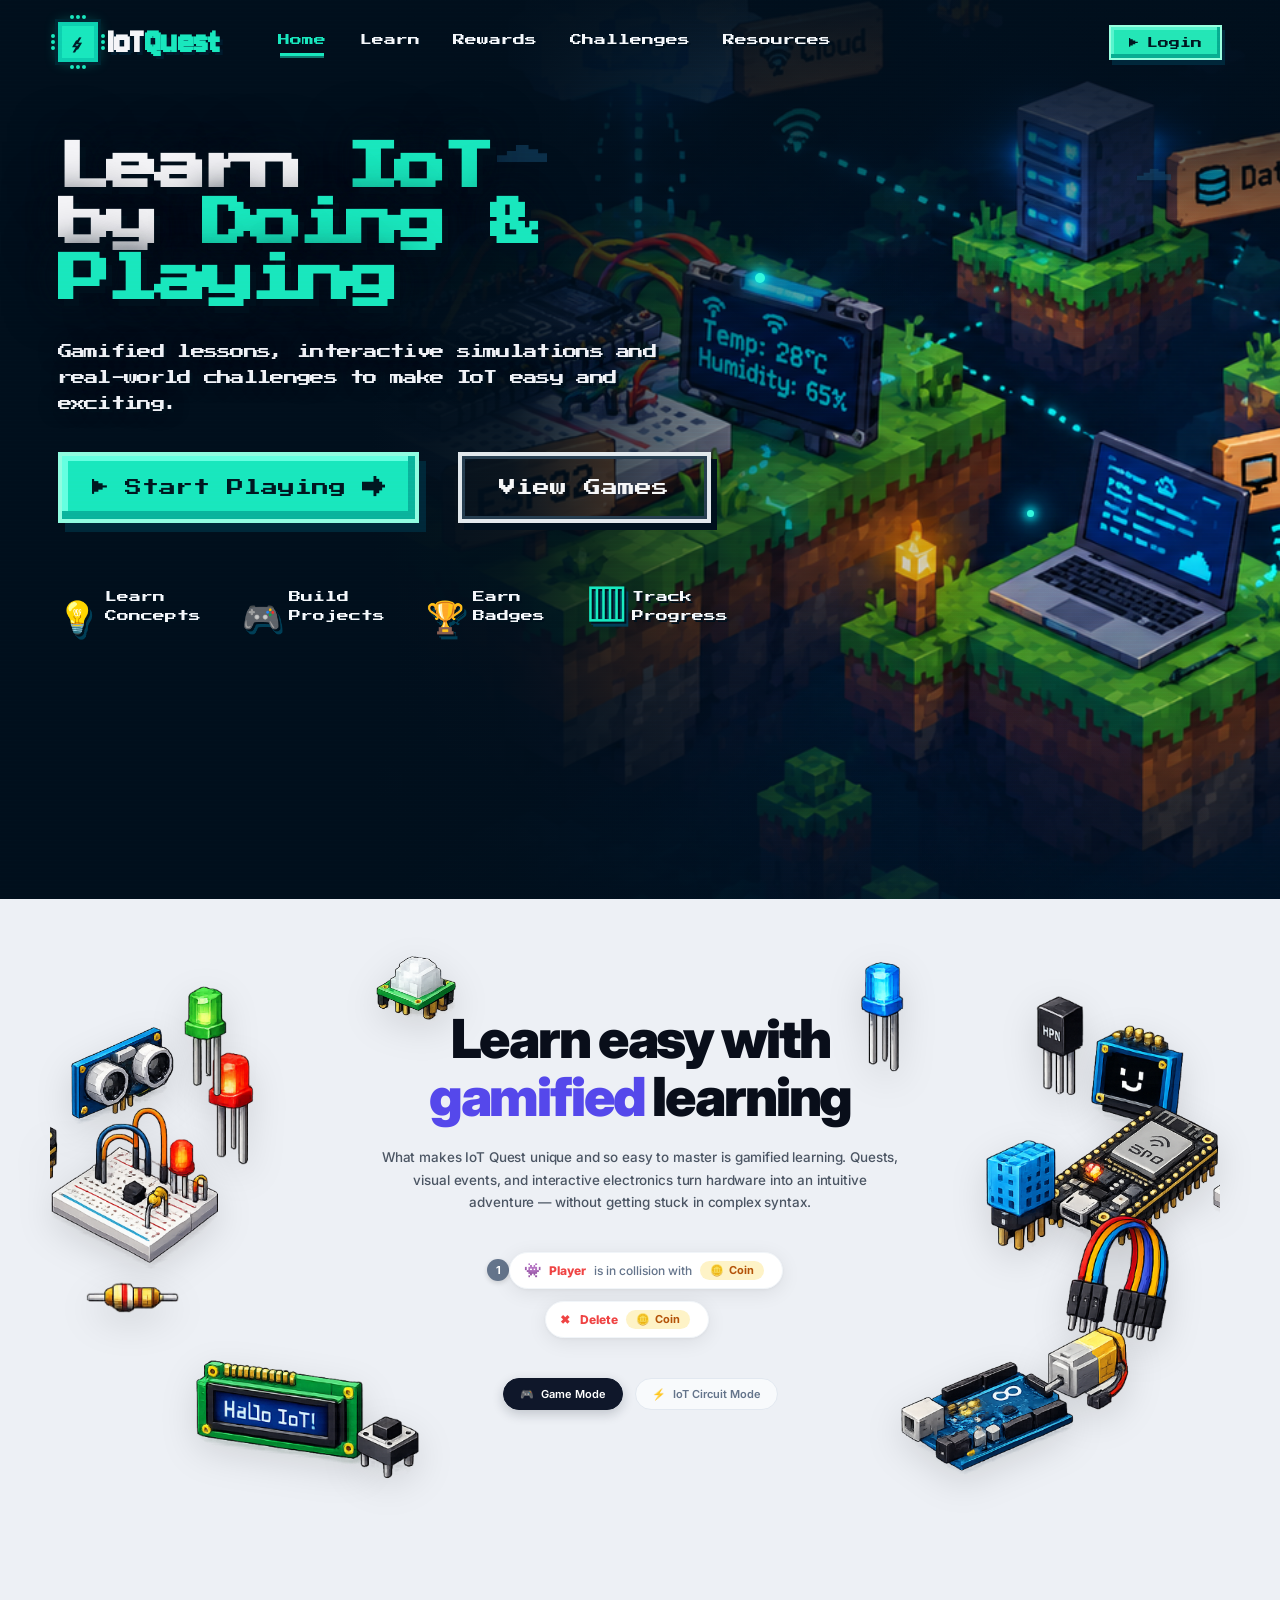
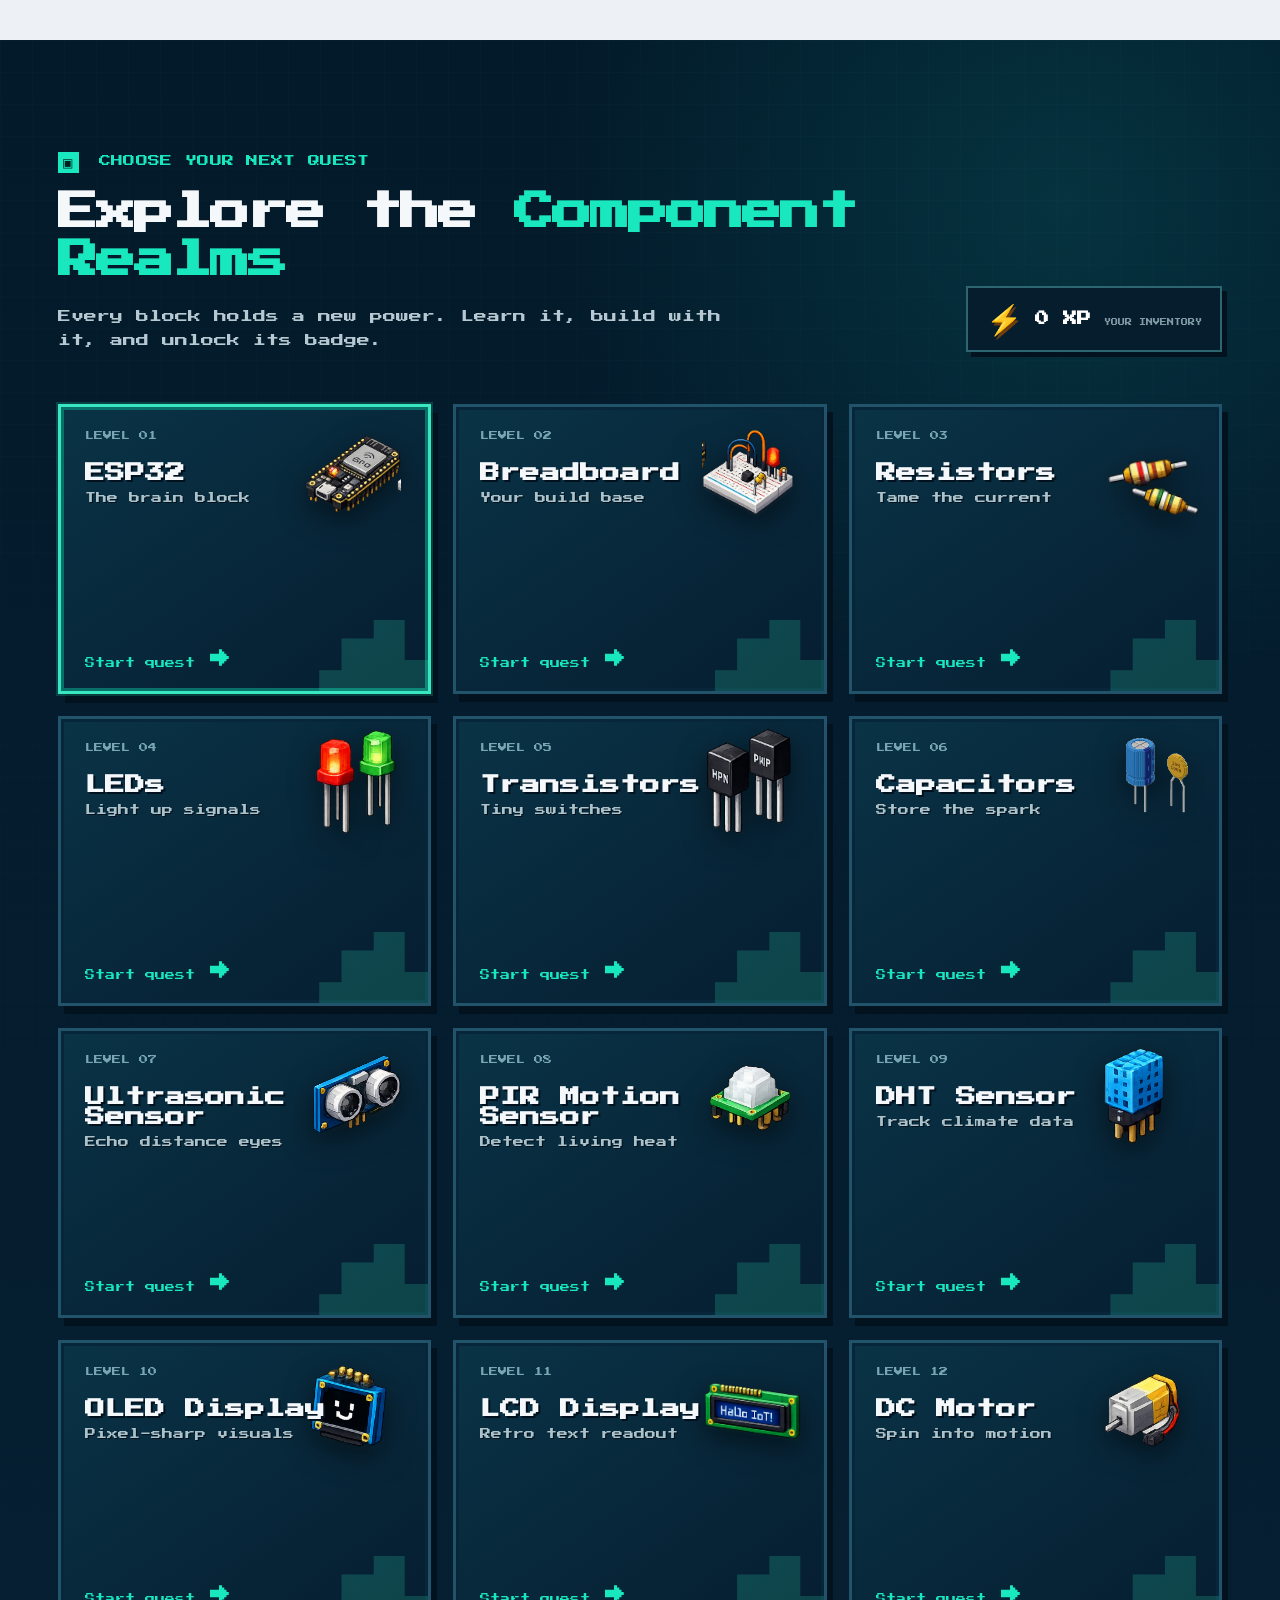
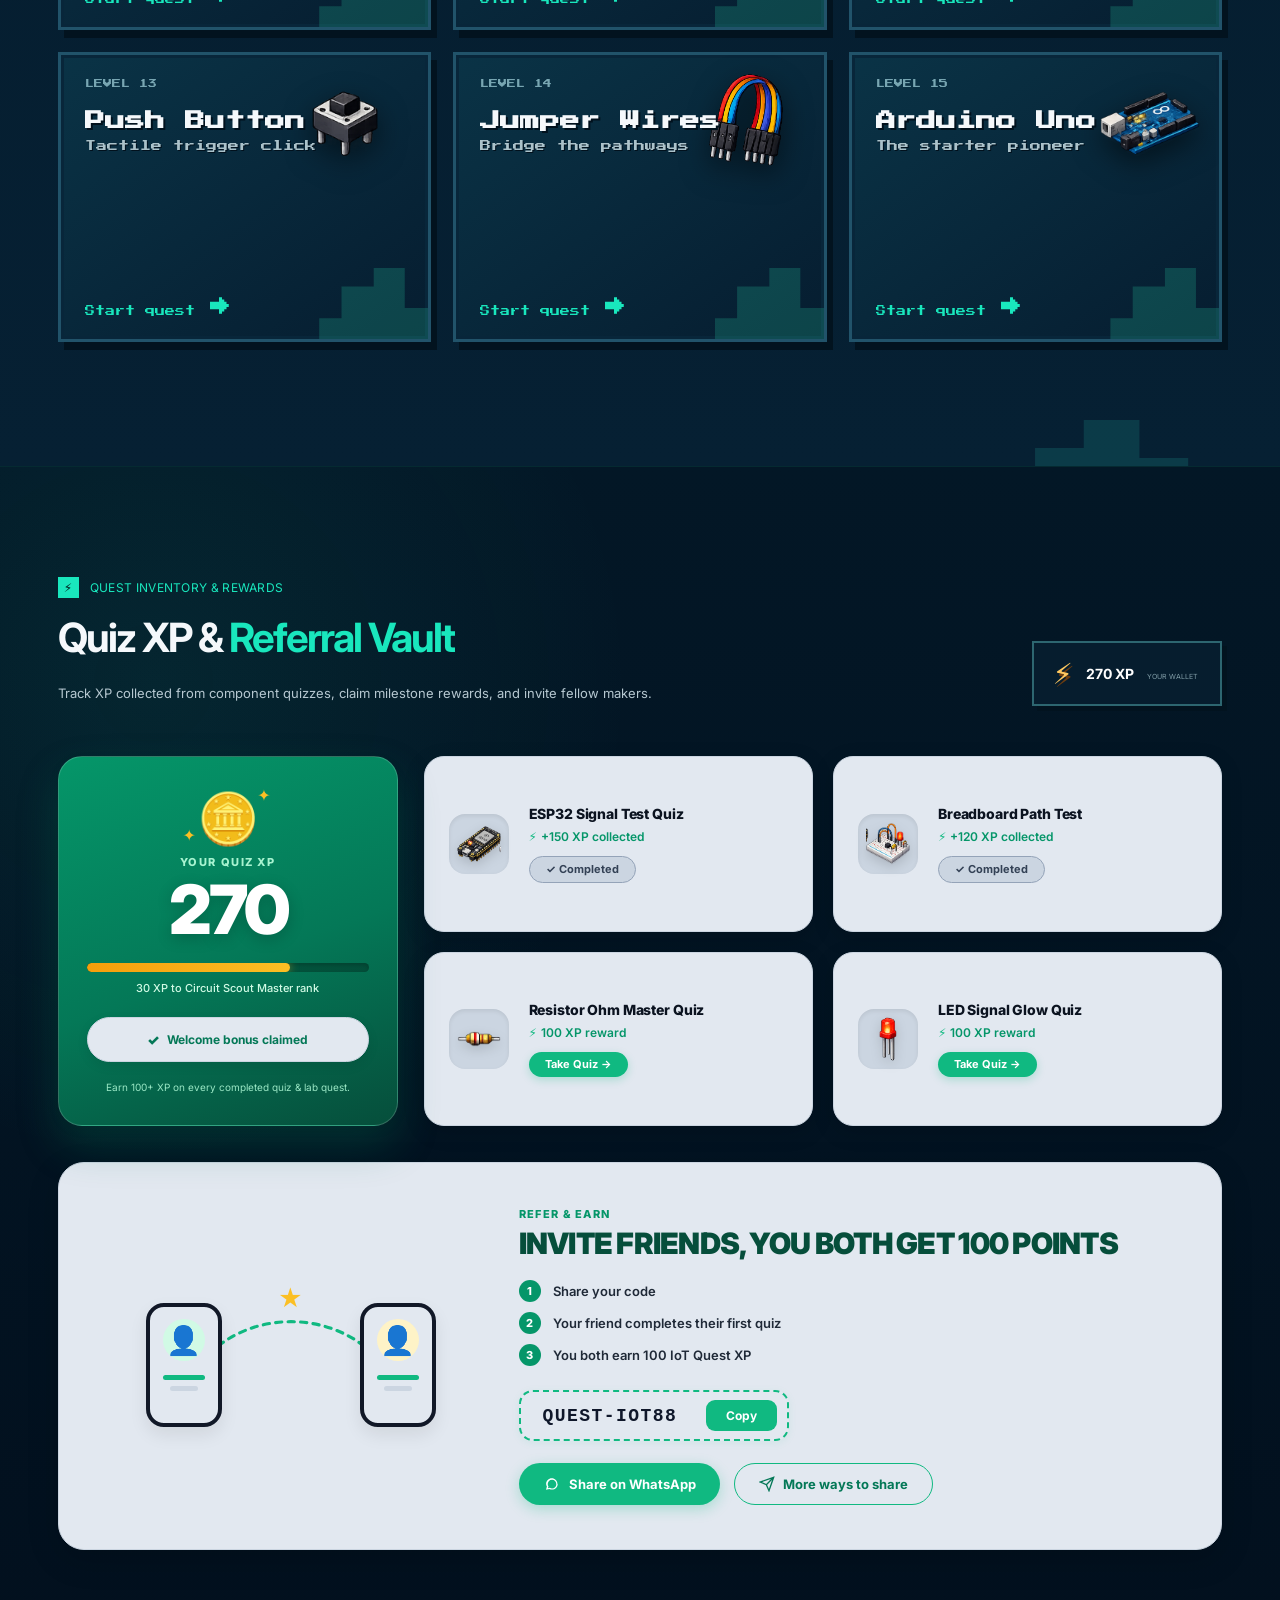
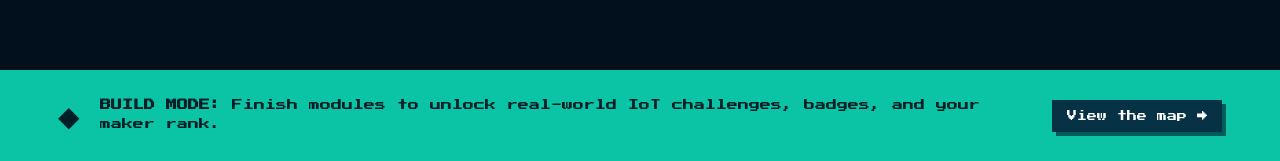
<file: index.html>
<!doctype html>
<html lang="en">
  <head>
    <meta charset="UTF-8" />
    <meta name="viewport" content="width=device-width, initial-scale=1.0" />
    <meta name="theme-color" content="#00101f" />
    <title>IoT Quest — Learn IoT by Doing & Playing</title>
    <link rel="preconnect" href="https://fonts.googleapis.com" />
    <link rel="preconnect" href="https://fonts.gstatic.com" crossorigin />
    <link href="https://fonts.googleapis.com/css2?family=Inter:wght@400;500;600;700;800;900&family=Jersey+10&family=Press+Start+2P&display=swap" rel="stylesheet" />
    <link rel="stylesheet" href="./styles.css" />
  </head>
  <body>
    <main class="hero" aria-labelledby="hero-title">
      <div class="sky-noise" aria-hidden="true"></div>
      <div class="pixel-cloud cloud-one" aria-hidden="true"></div>
      <div class="pixel-cloud cloud-two" aria-hidden="true"></div>

      <nav class="nav wrap" aria-label="Main navigation">
        <a class="brand" href="#home" aria-label="IoT Quest home">
          <span class="chip-mark"><i></i><b>⌁</b></span><span>IoT<span>Quest</span></span>
        </a>
        <div class="nav-links">
          <a class="is-active" href="#home">Home</a>
          <a href="#modules">Learn</a>
          <a href="#rewards">Rewards</a>
          <a href="#challenges">Challenges</a>
          <a href="#resources">Resources</a>
        </div>
        <a class="join-button" href="#login"><span>▶</span> Login</a>
      </nav>

      <section class="hero-copy wrap" id="home">
        <p class="eyebrow">YOUR IOT ADVENTURE STARTS HERE</p>
        <h1 id="hero-title">Learn <em>IoT</em><br />by <em>Doing &amp; Playing</em></h1>
        <p class="intro">Gamified lessons, interactive simulations and<br class="desktop-only" /> real-world challenges to make IoT easy and exciting.</p>
        <div class="cta-row">
          <a class="pixel-button primary" href="#components"><span>▶</span> Start Playing <b>→</b></a>
          <a class="pixel-button secondary" href="#components">View Games</a>
        </div>
        <ul class="benefits" aria-label="Platform benefits">
          <li><span class="benefit-icon bulb">💡</span><span>Learn<br />Concepts</span></li>
          <li><span class="benefit-icon">🎮</span><span>Build<br />Projects</span></li>
          <li><span class="benefit-icon trophy">🏆</span><span>Earn<br />Badges</span></li>
          <li><span class="benefit-icon chart">▥</span><span>Track<br />Progress</span></li>
        </ul>
      </section>

      <div class="world-window" aria-hidden="true">
        <div class="world-float">
          <img src="./assets/voxel-iot-learning-adventure.png" alt="" />
        </div>
      </div>
      <div class="glow glow-a" aria-hidden="true"></div>
      <div class="glow glow-b" aria-hidden="true"></div>
      <div class="scanline" aria-hidden="true"></div>
    </main>

    <!-- INTUITIVE CREATION SHOWCASE SECTION (MATCHING SCREENSHOT WITH ELECTRONIC DOODLES) -->
    <section class="creation-showcase" id="creation" aria-labelledby="creation-title">
      <!-- Fluffy cloud divider matching the bottom transition in screenshot -->
      <div class="cloud-divider-top" aria-hidden="true">
        <svg viewBox="0 0 1440 90" preserveAspectRatio="none">
          <path d="M0,90 C80,90 120,40 180,40 C230,40 260,70 310,70 C370,70 410,20 480,20 C540,20 580,55 640,55 C700,55 740,10 820,10 C890,10 930,50 990,50 C1050,50 1090,25 1160,25 C1220,25 1260,65 1320,65 C1370,65 1400,35 1440,35 L1440,90 L0,90 Z" fill="#ffffff"></path>
        </svg>
      </div>

      <div class="creation-container">
        <!-- DOODLES LAYER: Electronic components floating like the doodles in the screenshot -->
        <div class="doodle-scene" aria-hidden="true">
          
          <!-- LEFT CLUSTER (Corresponds to the left pillar/device structure in screenshot) -->
          <div class="doodle-anchor doodle-anchor-left">
            <div class="doodle-item doodle-breadboard float-anim-1" title="Breadboard & Circuit">
              <img src="./assets/doodles/breadboard.png" alt="Breadboard" />
            </div>
            <div class="doodle-item doodle-ultrasonic float-anim-2" title="HC-SR04 Ultrasonic Sensor">
              <img src="./assets/doodles/ultrasonic.png" alt="Ultrasonic Sensor" />
            </div>
            <div class="doodle-item doodle-led-red float-anim-3" title="Red LED">
              <img src="./assets/doodles/led-red.png" alt="Red LED" />
            </div>
            <div class="doodle-item doodle-resistor float-anim-4" title="Resistor">
              <img src="./assets/doodles/resistor-1.png" alt="Resistor" />
            </div>
          </div>

          <!-- BOTTOM LEFT (Corresponds to the floating green block platform in screenshot) -->
          <div class="doodle-anchor doodle-anchor-bottom-left">
            <div class="doodle-item doodle-lcd float-anim-2" title="16x2 LCD Display">
              <img src="./assets/doodles/lcd-display.png" alt="LCD Display" />
            </div>
            <div class="doodle-item doodle-button float-anim-3" title="Tactile Push Button">
              <img src="./assets/doodles/button.png" alt="Push Button" />
            </div>
          </div>

          <!-- RIGHT CLUSTER (Corresponds to the tall green ladder tower & chest in screenshot) -->
          <div class="doodle-anchor doodle-anchor-right">
            <div class="doodle-item doodle-oled float-anim-1" title="Smiling OLED Display">
              <img src="./assets/doodles/oled-display.png" alt="OLED Display" />
            </div>
            <div class="doodle-item doodle-esp32 float-anim-3" title="ESP32 Microcontroller">
              <img src="./assets/doodles/esp32.png" alt="ESP32" />
            </div>
            <div class="doodle-item doodle-jumpers float-anim-2" title="Jumper Wires">
              <img src="./assets/doodles/jumper-wires.png" alt="Jumper Wires" />
            </div>
            <div class="doodle-item doodle-dht float-anim-4" title="DHT Temperature & Humidity Sensor">
              <img src="./assets/doodles/dht-sensor.png" alt="DHT Sensor" />
            </div>
          </div>

          <!-- BOTTOM RIGHT ACCENT -->
          <div class="doodle-anchor doodle-anchor-bottom-right">
            <div class="doodle-item doodle-arduino float-anim-2" title="Arduino Uno">
              <img src="./assets/doodles/arduino.png" alt="Arduino Uno" />
            </div>
            <div class="doodle-item doodle-motor float-anim-1" title="DC Motor">
              <img src="./assets/doodles/dc-motor.png" alt="DC Motor" />
            </div>
          </div>

          <!-- DELICATE FLOATING SCATTER PARTICLES -->
          <div class="doodle-item doodle-accent-pir float-anim-4" title="PIR Motion Sensor">
            <img src="./assets/doodles/pir-sensor.png" alt="PIR Sensor" />
          </div>
          <div class="doodle-item doodle-accent-blue-led float-anim-2" title="Blue LED">
            <img src="./assets/doodles/led-blue.png" alt="Blue LED" />
          </div>
          <div class="doodle-item doodle-accent-green-led float-anim-3" title="Green LED">
            <img src="./assets/doodles/led-green.png" alt="Green LED" />
          </div>
          <div class="doodle-item doodle-accent-transistor float-anim-1" title="Transistor">
            <img src="./assets/doodles/transistor-npn.png" alt="Transistor" />
          </div>
        </div>

        <!-- CENTER CONTENT: Exact heading, subtext and interactive logic pill blocks -->
        <div class="creation-center-content">
          <h2 id="creation-title" class="creation-main-title">
            Learn easy with<br />
            <span class="intuitive-text">gamified</span> learning
          </h2>
          <p class="creation-description" id="creationDescription">
            What makes IoT Quest unique and so easy to master is gamified learning. Quests, visual events, and interactive electronics turn hardware into an intuitive adventure — without getting stuck in complex syntax.
          </p>

          <!-- Visual event block exactly as shown in screenshot -->
          <div class="event-sheet-card" id="eventSheetCard" aria-label="Visual Event Logic Block">
            <div class="event-rule-row condition-row">
              <span class="event-index" id="eventIndexBadge">1</span>
              <div class="event-pill condition-pill" id="eventConditionPill">
                <span class="entity-icon player-icon" id="eventActorIcon">👾</span>
                <span class="entity-name player-label" id="eventActorLabel">Player</span>
                <span class="event-verb" id="eventVerbLabel">is in collision with</span>
                <span class="target-tag coin-tag" id="eventTargetTag">
                  <span class="coin-icon" id="eventTargetIcon">🪙</span>
                  <span class="target-name" id="eventTargetLabel">Coin</span>
                </span>
              </div>
            </div>

            <div class="event-rule-row action-row">
              <div class="event-pill action-pill" id="eventActionPill">
                <span class="action-cross" id="eventActionSymbol">✖</span>
                <span class="action-verb" id="eventActionVerb">Delete</span>
                <span class="target-tag coin-tag" id="eventActionTargetTag">
                  <span class="coin-icon" id="eventActionTargetIcon">🪙</span>
                  <span class="target-name" id="eventActionTargetLabel">Coin</span>
                </span>
              </div>
            </div>
          </div>

          <!-- Interactive Mode Toggle: Switch between Game Event and IoT Circuit Event! -->
          <div class="creation-toggle-row">
            <button type="button" class="mode-toggle-btn is-active" id="btnGameMode">
              <span>🎮</span> Game Mode
            </button>
            <button type="button" class="mode-toggle-btn" id="btnIotMode">
              <span>⚡</span> IoT Circuit Mode
            </button>
          </div>
        </div>
      </div>
    </section>

    <section class="module-zone" id="components" aria-labelledby="modules-title">
      <div id="modules"></div>
      <div class="section-wrap">
        <div class="section-kicker"><span>▣</span> CHOOSE YOUR NEXT QUEST</div>
        <div class="section-heading-row">
          <div>
            <h2 id="modules-title">Explore the <em>Component Realms</em></h2>
            <p>Every block holds a new power. Learn it, build with it, and unlock its badge.</p>
          </div>
          <div class="xp-panel"><span>⚡</span><b>0 XP</b><small>YOUR INVENTORY</small></div>
        </div>
        <div class="module-grid" aria-label="Electronic component learning modules">
          <!-- LEVEL 01: ESP32 -->
          <a class="module-card is-selected" href="./module.html?module=esp32" data-module="esp32">
            <span class="card-level">LEVEL 01</span>
            <div class="card-doodle-spot esp32-spot">
              <img src="./assets/doodles/esp32.png" alt="ESP32" class="card-doodle-asset esp32-card-img float-anim-1" />
            </div>
            <strong>ESP32</strong>
            <small>The brain block</small>
            <span class="card-cta">Start quest <b>→</b></span>
          </a>

          <!-- LEVEL 02: BREADBOARD -->
          <a class="module-card" href="./module.html?module=breadboard" data-module="breadboard">
            <span class="card-level">LEVEL 02</span>
            <div class="card-doodle-spot breadboard-spot">
              <img src="./assets/doodles/breadboard.png" alt="Breadboard" class="card-doodle-asset breadboard-card-img float-anim-2" />
            </div>
            <strong>Breadboard</strong>
            <small>Your build base</small>
            <span class="card-cta">Start quest <b>→</b></span>
          </a>

          <!-- LEVEL 03: RESISTORS -->
          <a class="module-card" href="./module.html?module=resistor" data-module="resistor">
            <span class="card-level">LEVEL 03</span>
            <div class="card-doodle-spot resistor-spot">
              <img src="./assets/doodles/resistor-1.png" alt="Resistor" class="card-doodle-asset resistor-card-img-a float-anim-3" />
              <img src="./assets/doodles/resistor-2.png" alt="" class="card-doodle-asset resistor-card-img-b float-anim-4" />
            </div>
            <strong>Resistors</strong>
            <small>Tame the current</small>
            <span class="card-cta">Start quest <b>→</b></span>
          </a>

          <!-- LEVEL 04: LEDS -->
          <a class="module-card" href="./module.html?module=led" data-module="led">
            <span class="card-level">LEVEL 04</span>
            <div class="card-doodle-spot led-spot">
              <img src="./assets/doodles/led-red.png" alt="Red LED" class="card-doodle-asset led-card-img-red float-anim-1" />
              <img src="./assets/doodles/led-green.png" alt="Green LED" class="card-doodle-asset led-card-img-green float-anim-2" />
            </div>
            <strong>LEDs</strong>
            <small>Light up signals</small>
            <span class="card-cta">Start quest <b>→</b></span>
          </a>

          <!-- LEVEL 05: TRANSISTORS -->
          <a class="module-card" href="./module.html?module=transistor" data-module="transistor">
            <span class="card-level">LEVEL 05</span>
            <div class="card-doodle-spot transistor-spot">
              <img src="./assets/doodles/transistor-npn.png" alt="Transistor" class="card-doodle-asset transistor-card-img-a float-anim-3" />
              <img src="./assets/doodles/transistor-pnp.png" alt="Transistor PNP" class="card-doodle-asset transistor-card-img-b float-anim-4" />
            </div>
            <strong>Transistors</strong>
            <small>Tiny switches</small>
            <span class="card-cta">Start quest <b>→</b></span>
          </a>

          <!-- LEVEL 06: CAPACITORS -->
          <a class="module-card" href="./module.html?module=capacitor" data-module="capacitor">
            <span class="card-level">LEVEL 06</span>
            <div class="card-doodle-spot capacitor-spot">
              <img src="./assets/doodles/capacitor.png" alt="Capacitors" class="card-doodle-asset cap-card-img float-anim-1" />
            </div>
            <strong>Capacitors</strong>
            <small>Store the spark</small>
            <span class="card-cta">Start quest <b>→</b></span>
          </a>

          <!-- LEVEL 07: ULTRASONIC SENSOR -->
          <a class="module-card" href="./module.html?module=ultrasonic" data-module="ultrasonic">
            <span class="card-level">LEVEL 07</span>
            <div class="card-doodle-spot ultrasonic-spot">
              <img src="./assets/doodles/ultrasonic.png" alt="Ultrasonic Sensor" class="card-doodle-asset ultrasonic-card-img float-anim-2" />
            </div>
            <strong>Ultrasonic Sensor</strong>
            <small>Echo distance eyes</small>
            <span class="card-cta">Start quest <b>→</b></span>
          </a>

          <!-- LEVEL 08: PIR MOTION SENSOR -->
          <a class="module-card" href="./module.html?module=pir" data-module="pir">
            <span class="card-level">LEVEL 08</span>
            <div class="card-doodle-spot pir-spot">
              <img src="./assets/doodles/pir-sensor.png" alt="PIR Motion Sensor" class="card-doodle-asset pir-card-img float-anim-3" />
            </div>
            <strong>PIR Motion Sensor</strong>
            <small>Detect living heat</small>
            <span class="card-cta">Start quest <b>→</b></span>
          </a>

          <!-- LEVEL 09: DHT SENSOR -->
          <a class="module-card" href="./module.html?module=dht" data-module="dht">
            <span class="card-level">LEVEL 09</span>
            <div class="card-doodle-spot dht-spot">
              <img src="./assets/doodles/dht-sensor.png" alt="DHT Sensor" class="card-doodle-asset dht-card-img float-anim-4" />
            </div>
            <strong>DHT Sensor</strong>
            <small>Track climate data</small>
            <span class="card-cta">Start quest <b>→</b></span>
          </a>

          <!-- LEVEL 10: OLED DISPLAY -->
          <a class="module-card" href="./module.html?module=oled" data-module="oled">
            <span class="card-level">LEVEL 10</span>
            <div class="card-doodle-spot oled-spot">
              <img src="./assets/doodles/oled-display.png" alt="OLED Display" class="card-doodle-asset oled-card-img float-anim-1" />
            </div>
            <strong>OLED Display</strong>
            <small>Pixel-sharp visuals</small>
            <span class="card-cta">Start quest <b>→</b></span>
          </a>

          <!-- LEVEL 11: LCD DISPLAY -->
          <a class="module-card" href="./module.html?module=lcd" data-module="lcd">
            <span class="card-level">LEVEL 11</span>
            <div class="card-doodle-spot lcd-spot">
              <img src="./assets/doodles/lcd-display.png" alt="16x2 LCD Display" class="card-doodle-asset lcd-card-img float-anim-2" />
            </div>
            <strong>LCD Display</strong>
            <small>Retro text readout</small>
            <span class="card-cta">Start quest <b>→</b></span>
          </a>

          <!-- LEVEL 12: DC MOTOR -->
          <a class="module-card" href="./module.html?module=dcmotor" data-module="dcmotor">
            <span class="card-level">LEVEL 12</span>
            <div class="card-doodle-spot motor-spot">
              <img src="./assets/doodles/dc-motor.png" alt="DC Motor" class="card-doodle-asset motor-card-img float-anim-3" />
            </div>
            <strong>DC Motor</strong>
            <small>Spin into motion</small>
            <span class="card-cta">Start quest <b>→</b></span>
          </a>

          <!-- LEVEL 13: PUSH BUTTON -->
          <a class="module-card" href="./module.html?module=button" data-module="button">
            <span class="card-level">LEVEL 13</span>
            <div class="card-doodle-spot button-spot">
              <img src="./assets/doodles/button.png" alt="Push Button" class="card-doodle-asset button-card-img float-anim-4" />
            </div>
            <strong>Push Button</strong>
            <small>Tactile trigger click</small>
            <span class="card-cta">Start quest <b>→</b></span>
          </a>

          <!-- LEVEL 14: JUMPER WIRES -->
          <a class="module-card" href="./module.html?module=jumper" data-module="jumper">
            <span class="card-level">LEVEL 14</span>
            <div class="card-doodle-spot jumper-spot">
              <img src="./assets/doodles/jumper-wires.png" alt="Jumper Wires" class="card-doodle-asset jumper-card-img float-anim-1" />
            </div>
            <strong>Jumper Wires</strong>
            <small>Bridge the pathways</small>
            <span class="card-cta">Start quest <b>→</b></span>
          </a>

          <!-- LEVEL 15: ARDUINO UNO -->
          <a class="module-card" href="./module.html?module=arduino" data-module="arduino">
            <span class="card-level">LEVEL 15</span>
            <div class="card-doodle-spot arduino-spot">
              <img src="./assets/doodles/arduino.png" alt="Arduino Uno" class="card-doodle-asset arduino-card-img float-anim-2" />
            </div>
            <strong>Arduino Uno</strong>
            <small>The starter pioneer</small>
            <span class="card-cta">Start quest <b>→</b></span>
          </a>
        </div>
      </div>
    </section>

    <!-- XP REWARDS & REFERRAL SECTION (MATCHING SCREENSHOT) -->
    <section class="xp-rewards-zone" id="rewards" aria-labelledby="xp-rewards-title">
      <div class="section-wrap">
        <div class="section-kicker"><span>⚡</span> QUEST INVENTORY &amp; REWARDS</div>
        <div class="section-heading-row">
          <div>
            <h2 id="xp-rewards-title">Quiz XP &amp; <em>Referral Vault</em></h2>
            <p>Track XP collected from component quizzes, claim milestone rewards, and invite fellow makers.</p>
          </div>
          <div class="xp-panel" id="headerXpPanel"><span>⚡</span><b id="totalXpCounter">270 XP</b><small>YOUR WALLET</small></div>
        </div>

        <!-- TOP ROW: XP SCORECARD (LEFT) + 4 QUIZ XP CARDS (RIGHT 2x2) -->
        <div class="xp-dashboard-grid">
          
          <!-- LEFT CARD: Main XP Points Card -->
          <div class="xp-score-card">
            <div class="xp-coins-illustration" aria-hidden="true">
              <span class="coin-stack-icon">🪙</span>
              <span class="sparkle-dot sp-1">✦</span>
              <span class="sparkle-dot sp-2">✦</span>
            </div>
            <p class="score-kicker">YOUR QUIZ XP</p>
            <div class="score-number-display" id="mainXpDisplay">270</div>
            
            <div class="score-progress-wrap">
              <div class="score-progress-bar">
                <div class="score-progress-fill" id="xpProgressFill" style="width: 72%;"></div>
              </div>
              <p class="progress-label" id="xpProgressLabel">30 XP to Circuit Scout Master rank</p>
            </div>

            <button type="button" class="bonus-claim-btn is-claimed" id="welcomeBonusBtn">
              <span class="check-icon">✓</span> Welcome bonus claimed
            </button>
            <p class="score-subtext">Earn 100+ XP on every completed quiz &amp; lab quest.</p>
          </div>

          <!-- RIGHT GRID: 4 Quiz Cards (2x2) -->
          <div class="quiz-xp-cards-grid">
            
            <!-- Quiz Card 1: ESP32 -->
            <div class="quiz-item-card is-claimed" id="cardEsp32Quiz">
              <div class="quiz-item-icon-box">
                <img src="./assets/doodles/esp32.png" alt="ESP32" />
              </div>
              <div class="quiz-item-details">
                <h3 class="quiz-item-title">ESP32 Signal Test Quiz</h3>
                <p class="quiz-item-points"><span class="point-leaf">⚡</span> +150 XP collected</p>
                <div class="quiz-item-badge claimed-badge">✓ Completed</div>
              </div>
            </div>

            <!-- Quiz Card 2: Breadboard -->
            <div class="quiz-item-card is-claimed" id="cardBreadboardQuiz">
              <div class="quiz-item-icon-box">
                <img src="./assets/doodles/breadboard.png" alt="Breadboard" />
              </div>
              <div class="quiz-item-details">
                <h3 class="quiz-item-title">Breadboard Path Test</h3>
                <p class="quiz-item-points"><span class="point-leaf">⚡</span> +120 XP collected</p>
                <div class="quiz-item-badge claimed-badge">✓ Completed</div>
              </div>
            </div>

            <!-- Quiz Card 3: Resistor -->
            <div class="quiz-item-card" id="cardResistorQuiz">
              <div class="quiz-item-icon-box">
                <img src="./assets/doodles/resistor-1.png" alt="Resistors" />
              </div>
              <div class="quiz-item-details">
                <h3 class="quiz-item-title">Resistor Ohm Master Quiz</h3>
                <p class="quiz-item-points"><span class="point-leaf">⚡</span> 100 XP reward</p>
                <a href="./module.html?module=resistor" class="quiz-item-badge action-badge">
                  Take Quiz →
                </a>
              </div>
            </div>

            <!-- Quiz Card 4: LEDs -->
            <div class="quiz-item-card" id="cardLedQuiz">
              <div class="quiz-item-icon-box">
                <img src="./assets/doodles/led-red.png" alt="LEDs" />
              </div>
              <div class="quiz-item-details">
                <h3 class="quiz-item-title">LED Signal Glow Quiz</h3>
                <p class="quiz-item-points"><span class="point-leaf">⚡</span> 100 XP reward</p>
                <a href="./module.html?module=led" class="quiz-item-badge action-badge">
                  Take Quiz →
                </a>
              </div>
            </div>

          </div>
        </div>

        <!-- BOTTOM CARD: REFERRAL BANNER (MATCHING SCREENSHOT) -->
        <div class="referral-banner-card">
          <!-- Left Illustration: Two Phones with dashed connection arc -->
          <div class="referral-illustration-col" aria-hidden="true">
            <div class="referral-scene">
              <div class="phone-mockup phone-sender">
                <div class="phone-screen">
                  <div class="avatar-head user-green">👤</div>
                  <div class="phone-bar bar-1"></div>
                  <div class="phone-bar bar-2"></div>
                </div>
              </div>

              <!-- Connection Arc SVG with Gold Sparkle -->
              <svg class="referral-arc-svg" viewBox="0 0 240 120" fill="none">
                <path d="M 20 100 C 60 20, 180 20, 220 100" stroke="#10b981" stroke-width="3" stroke-dasharray="6 6" stroke-linecap="round"></path>
                <polygon points="220,100 208,86 226,88" fill="#10b981"></polygon>
              </svg>
              <span class="arc-star">★</span>

              <div class="phone-mockup phone-receiver">
                <div class="phone-screen">
                  <div class="avatar-head user-orange">👤</div>
                  <div class="phone-bar bar-1"></div>
                  <div class="phone-bar bar-2"></div>
                </div>
              </div>
            </div>
          </div>

          <!-- Right Information & Actions Column -->
          <div class="referral-content-col">
            <p class="ref-kicker">REFER &amp; EARN</p>
            <h3 class="ref-heading">INVITE FRIENDS, YOU BOTH GET 100 POINTS</h3>
            
            <ol class="ref-steps-list">
              <li>
                <span class="ref-step-num">1</span>
                <span>Share your code</span>
              </li>
              <li>
                <span class="ref-step-num">2</span>
                <span>Your friend completes their first quiz</span>
              </li>
              <li>
                <span class="ref-step-num">3</span>
                <span>You both earn 100 IoT Quest XP</span>
              </li>
            </ol>

            <!-- Referral Code Box with Copy Button -->
            <div class="ref-code-box">
              <span class="ref-code-text" id="referralCodeText">QUEST-IOT88</span>
              <button type="button" class="ref-copy-btn" id="copyReferralBtn">
                Copy
              </button>
            </div>

            <!-- Share Buttons Row -->
            <div class="ref-actions-row">
              <a href="https://api.whatsapp.com/send?text=Join%20me%20on%20IoT%20Quest%20and%20earn%20100%20XP%20with%20code%20QUEST-IOT88!" target="_blank" rel="noopener noreferrer" class="ref-btn whatsapp-btn">
                <svg width="18" height="18" viewBox="0 0 24 24" fill="currentColor">
                  <path d="M12.031 6.172c-3.181 0-5.767 2.586-5.768 5.766-.001 1.298.38 2.27 1.019 3.287l-.711 2.598 2.669-.699c.969.54 1.769.814 2.791.815 3.181 0 5.767-2.587 5.768-5.766 0-3.18-2.586-5.767-5.768-5.767zm7.545 5.766c-.002 4.161-3.385 7.545-7.545 7.545-1.312 0-2.484-.344-3.518-.949l-4.513 1.183 1.205-4.398c-.689-1.11-1.054-2.296-1.055-3.381.002-4.161 3.386-7.545 7.546-7.545 4.161 0 7.543 3.384 7.545 7.545z"/>
                </svg>
                Share on WhatsApp
              </a>
              <button type="button" class="ref-btn share-more-btn" id="shareMoreBtn">
                <svg width="16" height="16" viewBox="0 0 24 24" fill="none" stroke="currentColor" stroke-width="2">
                  <path d="M22 2L11 13M22 2l-7 20-4-9-9-4 20-7z"/>
                </svg>
                More ways to share
              </button>
            </div>
          </div>
        </div>

      </div>
    </section>

    <section class="adventure-strip" id="challenges">
      <div class="section-wrap adventure-inner"><span class="strip-diamond">◆</span><p><b>BUILD MODE:</b> Finish modules to unlock real-world IoT challenges, badges, and your maker rank.</p><a href="#modules">View the map →</a></div>
    </section>

    <dialog class="quiz-dialog" id="quizDialog" aria-labelledby="quizTitle">
      <div class="quiz-screen" id="quizScreen">
        <button class="close-dialog" id="closeQuiz" type="button" aria-label="Close quiz">×</button>
        <p class="dialog-kicker">CHECKPOINT QUIZ</p>
        <h2 id="quizTitle">ESP32 signal test</h2>
        <p class="quiz-question" id="quizQuestion">What feature lets an ESP32 connect to your home network without an extra part?</p>
        <div class="quiz-options" id="quizOptions"></div>
        <p class="quiz-feedback" id="quizFeedback" aria-live="polite"></p>
      </div>
      <div class="reward-screen" id="rewardScreen" hidden>
        <div class="confetti" aria-hidden="true"><i></i><i></i><i></i><i></i><i></i></div>
        <p class="dialog-kicker">QUEST COMPLETE</p>
        <div class="reward-medal">✦</div>
        <h2>Badge unlocked!</h2>
        <p>You earned <b id="earnedXp">150 XP</b> and the <b id="earnedBadge">Circuit Scout Badge</b>.</p>
        <div class="reward-stats"><span>+150<br /><small>XP</small></span><span>01<br /><small>BADGE</small></span><span>NEW<br /><small>RANK</small></span></div>
        <button class="journey-button primary-journey" id="claimReward" type="button">Claim reward <span>✦</span></button>
      </div>
    </dialog>
    <script src="./app.js"></script>
  </body>
</html>
</file>
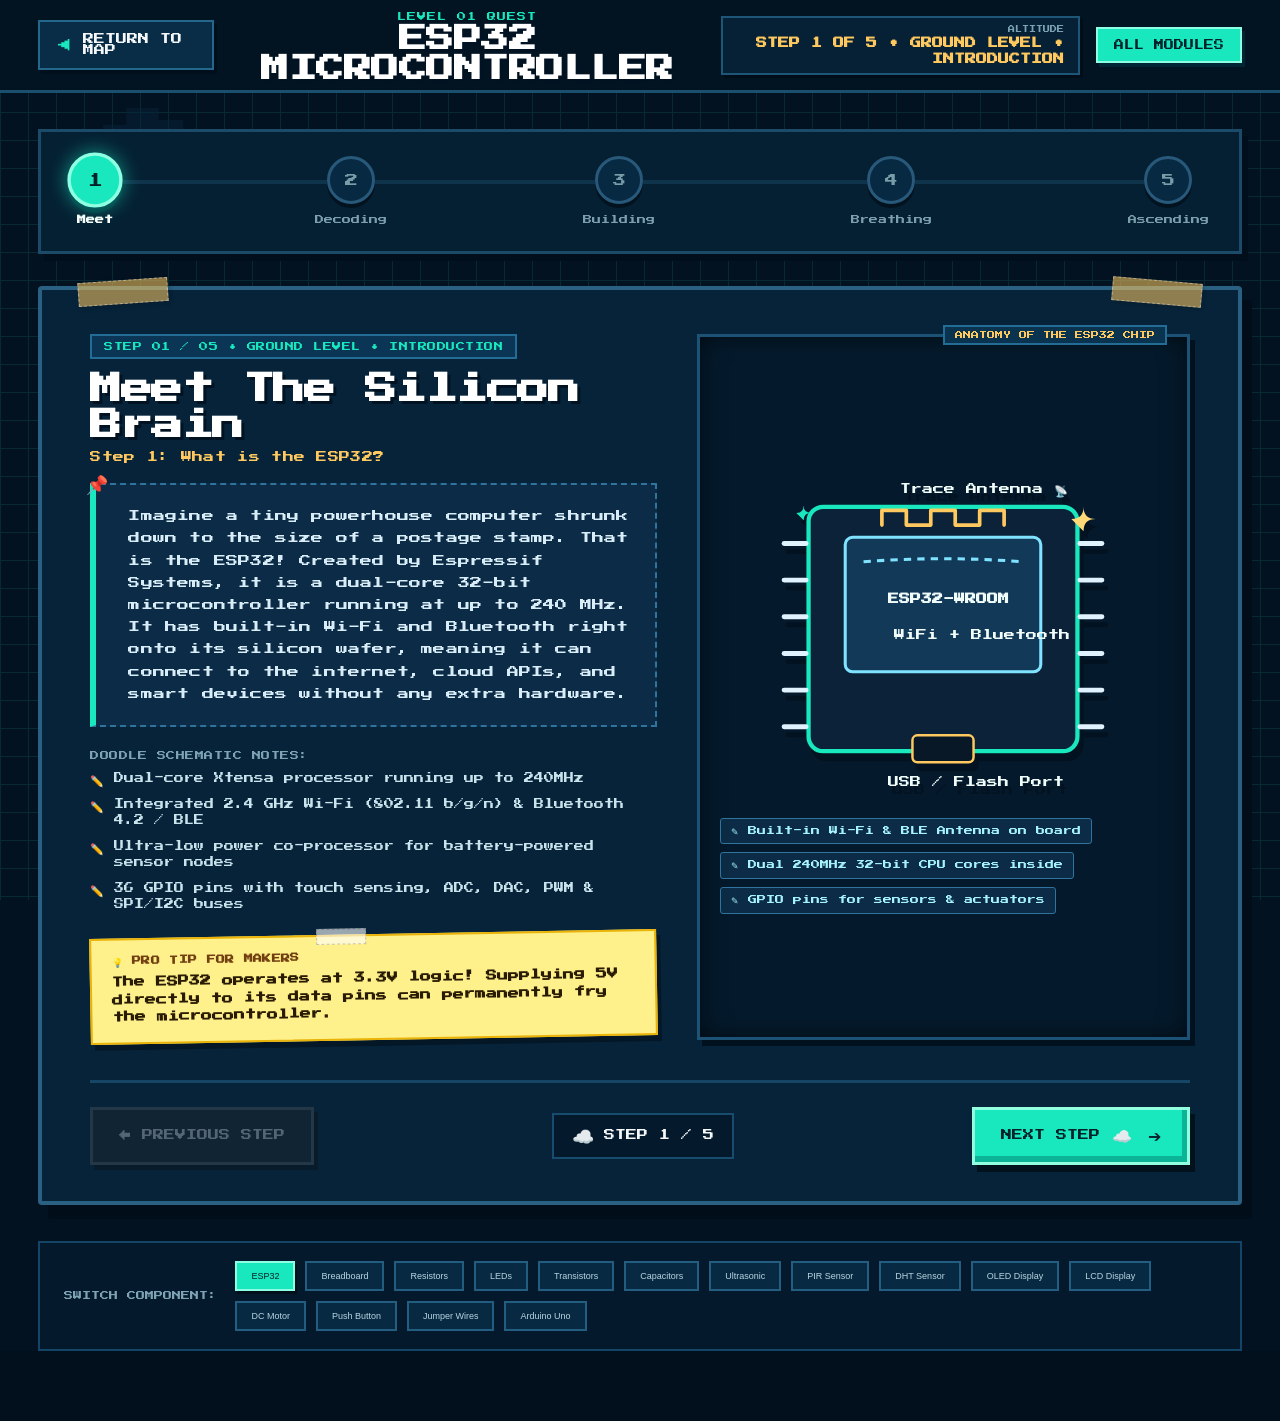
<file: module.html>
<!doctype html>
<html lang="en">
  <head>
    <meta charset="UTF-8" />
    <meta name="viewport" content="width=device-width, initial-scale=1.0" />
    <meta name="theme-color" content="#00101f" />
    <title>Component Journey Quest — IoT Quest</title>
    <link rel="preconnect" href="https://fonts.googleapis.com" />
    <link rel="preconnect" href="https://fonts.gstatic.com" crossorigin />
    <link href="https://fonts.googleapis.com/css2?family=Jersey+10&family=Press+Start+2P&display=swap" rel="stylesheet" />
    <link rel="stylesheet" href="./styles.css" />
    <link rel="stylesheet" href="./module.css" />
  </head>
  <body class="journey-page-body">
    <!-- Moving Sky & Doodle Canvas Background -->
    <div class="sky-doodle-bg" aria-hidden="true">
      <div class="notebook-grid"></div>
      <div class="sky-floating-clouds">
        <div class="sky-cloud cloud-1"></div>
        <div class="sky-cloud cloud-2"></div>
        <div class="sky-cloud cloud-3"></div>
      </div>
      <div class="doodle-bg-decors" id="bgDecors"></div>
    </div>

    <!-- Realistic Volumetric Cloud Ascension Transition Curtain Overlay -->
    <div class="cloud-transition-overlay" id="cloudTransition" aria-hidden="true">
      <!-- SVG Turbulence & Displacement for Organic Cloud Edge Softness -->
      <svg class="cloud-svg-filter" width="0" height="0">
        <filter id="cloudSoftFilter">
          <feTurbulence type="fractalNoise" baseFrequency="0.012" numOctaves="4" result="noise"/>
          <feDisplacementMap in="SourceGraphic" in2="noise" scale="35" xChannelSelector="R" yChannelSelector="G"/>
        </filter>
      </svg>

      <!-- Atmospheric Mist Rising Veil -->
      <div class="cloud-mist-screen"></div>

      <!-- Volumetric Deep Cloud Cluster (Rising Upwards) -->
      <div class="cloud-ascent-chamber">
        <!-- Distant deep storm / nimbus layer -->
        <div class="cloud-stratum stratum-distant">
          <div class="cumulus-bank cb1"></div>
          <div class="cumulus-bank cb2"></div>
          <div class="cumulus-bank cb3"></div>
        </div>
        <!-- Mid-altitude volumetric cumulus layer -->
        <div class="cloud-stratum stratum-mid">
          <div class="cumulus-bank cb4"></div>
          <div class="cumulus-bank cb5"></div>
          <div class="cumulus-bank cb6"></div>
          <div class="cumulus-bank cb7"></div>
        </div>
        <!-- Foreground fluffy billowy white cloud banks -->
        <div class="cloud-stratum stratum-fore">
          <div class="cumulus-bank cb8"></div>
          <div class="cumulus-bank cb9"></div>
          <div class="cumulus-bank cb10"></div>
          <div class="cumulus-bank cb11"></div>
          <div class="cumulus-bank cb12"></div>
        </div>
      </div>

      <!-- Futuristic Flight Altimeter HUD Overlay -->
      <div class="cloud-flight-hud" id="cloudTransitionText">
        <div class="flight-hud-frame">
          <div class="flight-hud-scanner"></div>
          <div class="flight-rocket-float">🚀</div>
          <div class="flight-hud-title">ALTITUDE ASCENSION IN PROGRESS</div>
          <div class="flight-step">CLIMBING INTO HIGHER STRATOSPHERE...</div>
          <div class="flight-hud-telemetry">
            <span>THRUST: 100%</span>
            <span class="hud-blink">SIGNAL: LOCKED</span>
          </div>
        </div>
      </div>
    </div>

    <!-- Header Navigation -->
    <header class="quest-nav-bar">
      <div class="nav-inner">
        <a class="back-home-btn" href="./index.html" id="backHomeLink">
          <span class="pixel-arrow">◀</span>
          <span>RETURN TO MAP</span>
        </a>
        <div class="quest-module-header">
          <span class="header-badge" id="moduleTag">MODULE QUEST</span>
          <h1 class="header-title" id="moduleHeadingName">ESP32 ADVENTURE</h1>
        </div>
        <div class="header-status">
          <div class="altitude-meter">
            <small>ALTITUDE</small>
            <b id="altitudeDisplay">STEP 1 OF 5</b>
          </div>
          <a class="hub-pill" href="./index.html#modules">ALL MODULES</a>
        </div>
      </div>
    </header>

    <!-- Main Journey Container -->
    <main class="quest-stage-container">
      <!-- 5-Step Journey Stepper Progression Bar -->
      <nav class="journey-stepper-tracker" aria-label="Journey Steps">
        <div class="stepper-progress-line" id="stepperLine"></div>
        <ol class="stepper-items" id="stepperItems">
          <!-- Dynamically populated 5 steps -->
        </ol>
      </nav>

      <!-- Doodle Journey Showcase Card -->
      <section class="doodle-showcase-card" id="journeyShowcaseCard">
        <!-- Paper tape & pin doodles -->
        <div class="washi-tape tape-tl" aria-hidden="true"></div>
        <div class="washi-tape tape-tr" aria-hidden="true"></div>

        <div class="card-inner-grid">
          <!-- Left Column: Story, Hand-drawn Notes & Specs -->
          <div class="doodle-content-panel">
            <div class="step-badge-pill" id="stepBadge">STEP 01 • INITIATION</div>
            <h2 class="step-title" id="stepTitle">Meet Your Companion</h2>
            <p class="step-subtitle" id="stepSubtitle">The Microcontroller Superhero</p>

            <div class="doodle-notebook-card">
              <div class="notebook-pin" aria-hidden="true">📌</div>
              <p class="step-desc" id="stepDesc">Loading explanation...</p>
            </div>

            <!-- Hand-drawn Bullet Points / Key Takeaways -->
            <div class="doodle-takeaways">
              <span class="takeaways-label">DOODLE SCHEMATIC NOTES:</span>
              <ul class="takeaways-list" id="takeawaysList">
                <!-- Bullet points inserted here -->
              </ul>
            </div>

            <!-- Interactive Fun Fact Sticky Note -->
            <div class="doodle-sticky-note" id="stickyNote">
              <div class="sticky-tape" aria-hidden="true"></div>
              <div class="sticky-header">💡 PRO TIP FOR MAKERS</div>
              <p class="sticky-body" id="stickyBody">Tip loading...</p>
            </div>
          </div>

          <!-- Right Column: Interactive Handcrafted Component Doodle -->
          <div class="doodle-visual-panel">
            <div class="sketchbook-frame">
              <div class="frame-tag" id="doodleLabel">SCHEMATIC DOODLE</div>
              <div class="doodle-canvas-wrapper" id="doodleCanvasWrapper">
                <!-- SVG Doodle Graphic injected here -->
              </div>
              <div class="doodle-annotations" id="doodleAnnotations">
                <!-- Hand-drawn pointer notes -->
              </div>
            </div>
          </div>
        </div>

        <!-- Step Navigation Controls -->
        <footer class="step-navigation-bar">
          <button type="button" class="journey-nav-btn prev-btn" id="prevStepBtn" disabled>
            <span>←</span> PREVIOUS STEP
          </button>
          
          <div class="progress-pill-counter">
            <span class="cloud-indicator">☁️</span>
            <span id="stepCounterText">STEP 1 / 5</span>
          </div>

          <button type="button" class="journey-nav-btn next-btn" id="nextStepBtn">
            <span>NEXT STEP</span>
            <span class="btn-cloud-spark">☁️ ➔</span>
          </button>
        </footer>
      </section>

      <!-- Quick Switcher Bar to other components -->
      <aside class="quick-module-bar">
        <span class="quick-bar-label">SWITCH COMPONENT:</span>
        <div class="quick-module-pills" id="quickModulePills"></div>
      </aside>
    </main>

    <!-- Completion Celebration Modal -->
    <dialog class="completion-dialog" id="completionDialog">
      <div class="dialog-content">
        <div class="dialog-confetti" aria-hidden="true">
          <i></i><i></i><i></i><i></i><i></i><i></i><i></i>
        </div>
        <div class="trophy-doodle">🏆</div>
        <p class="dialog-kicker">QUEST COMPLETED • SKILL MASTERED!</p>
        <h2 class="dialog-title" id="completeTitle">ESP32 Mastered!</h2>
        <p class="dialog-desc" id="completeDesc">
          You've climbed through all 5 cloud checkpoints and mastered the schematics and code of this component!
        </p>
        <div class="badge-display-box" id="completeBadgeBox">
          <span class="badge-icon">🎖️</span>
          <div>
            <b id="completeBadgeName">Circuit Scout Badge</b>
            <small id="completeXp">+150 XP EARNED</small>
          </div>
        </div>
        <div class="dialog-actions">
          <button type="button" class="journey-nav-btn quiz-launch-btn" id="startQuizBtn">
            📝 TAKE 10-QUESTION QUIZ
          </button>
          <button type="button" class="journey-nav-btn prev-btn" id="replayQuestBtn">
            🔄 REPLAY QUEST
          </button>
          <a href="./index.html#modules" class="journey-nav-btn next-btn" id="returnMapBtn">
            RETURN TO MAP ➔
          </a>
        </div>
      </div>
    </dialog>

    <!-- 10-Question Module Component Quiz Dialog -->
    <dialog class="quiz-modal-dialog" id="moduleQuizDialog">
      <div class="quiz-modal-content">
        <button type="button" class="quiz-close-btn" id="closeQuizModalBtn" aria-label="Close Quiz">✕</button>
        
        <!-- Screen 1: Active 10-Question Quiz -->
        <div class="quiz-active-screen" id="quizActiveScreen">
          <div class="quiz-header-row">
            <div class="quiz-meta-info">
              <span class="quiz-badge" id="quizModuleBadge">MODULE 01 CHECKPOINT QUIZ</span>
              <h2 class="quiz-main-title" id="quizMainTitle">Component Mastery Quiz</h2>
            </div>
            <div class="quiz-progress-badge">
              <span class="q-meter-label">QUESTION</span>
              <b class="q-meter-num" id="quizQuestionNum">01 / 10</b>
            </div>
          </div>

          <!-- Progress Bar -->
          <div class="quiz-bar-track">
            <div class="quiz-bar-fill" id="quizProgressBar"></div>
          </div>

          <!-- Question Card -->
          <div class="quiz-question-box">
            <div class="quiz-question-text" id="quizQuestionText">Loading question...</div>
          </div>

          <!-- 4 Options -->
          <div class="quiz-options-grid" id="quizOptionsGrid">
            <!-- Dynamically populated buttons -->
          </div>

          <!-- Feedback notification after answering -->
          <div class="quiz-feedback-box" id="quizFeedbackBox" hidden>
            <div class="feedback-icon" id="feedbackIcon">💡</div>
            <div class="feedback-copy">
              <strong id="feedbackHeading">Correct!</strong>
              <p id="feedbackExplain">Explanation will appear here.</p>
            </div>
            <button type="button" class="journey-nav-btn next-btn quiz-continue-btn" id="quizContinueBtn">
              NEXT QUESTION ➔
            </button>
          </div>
        </div>

        <!-- Screen 2: Quiz Results & Score Summary -->
        <div class="quiz-results-screen" id="quizResultsScreen" hidden>
          <div class="results-celebrate-icon" id="resultsIcon">🎉</div>
          <span class="results-kicker">QUIZ COMPLETE • PERFORMANCE REPORT</span>
          <h2 class="results-title" id="resultsTitle">Outstanding Work!</h2>
          <p class="results-desc" id="resultsDesc">Here is how you scored on the 10 module questions:</p>

          <div class="score-card-banner">
            <div class="score-circle-display">
              <span class="score-big" id="resultsScoreDisplay">10</span>
              <small class="score-total">/ 10</small>
            </div>
            <div class="score-details-text">
              <div class="score-rank-title" id="resultsRankTitle">Silicon Master</div>
              <p class="score-status-sub" id="resultsScoreSummary">You answered 10 out of 10 questions correctly.</p>
              <div class="score-xp-award" id="resultsXpAward">⚡ +200 BONUS XP GRANTED!</div>
            </div>
          </div>

          <div class="quiz-result-actions">
            <button type="button" class="journey-nav-btn prev-btn" id="retakeQuizBtn">
              🔄 RETAKE QUIZ
            </button>
            <a href="./index.html#modules" class="journey-nav-btn next-btn">
              RETURN TO MAP ➔
            </a>
          </div>
        </div>
      </div>
    </dialog>

    <script src="./module-data.js"></script>
    <script src="./module-quizzes.js"></script>
    <script src="./module.js"></script>
  </body>
</html>
</file>
<file: styles.css>
:root {
  --aqua: #19e7bd;
  --ink: #031223;
  --cream: #f5f8fb;
  --navy: #041a2a;
  --panel: #08253a;
  --gold: #ffc960;
  --ease-out: cubic-bezier(0.23, 1, 0.32, 1);
  --ease-in-out: cubic-bezier(0.77, 0, 0.175, 1);
  --pixel: "Press Start 2P", monospace;
  --display: "Jersey 10", monospace;
}

* { box-sizing: border-box; }
html { background: #02101e; }
body { margin: 0; min-width: 320px; color: var(--cream); font-family: var(--pixel); }
a { color: inherit; text-decoration: none; }

.hero {
  position: relative;
  isolation: isolate;
  min-height: 800px;
  height: 100svh;
  overflow: hidden;
  background:
    url("./assets/hero-world-crop.png") center / cover no-repeat,
    #021321;
}

.hero::before {
  content: "";
  position: absolute;
  z-index: 2;
  inset: 0;
  pointer-events: none;
  background:
    linear-gradient(90deg, #010f1c 0%, #010f1c 29%, rgba(1, 15, 28, .95) 40%, rgba(1, 15, 28, .46) 57%, rgba(1, 15, 28, .06) 78%, transparent 100%),
    linear-gradient(180deg, rgba(1, 15, 28, .94) 0%, rgba(1, 15, 28, .74) 13%, rgba(1, 15, 28, .12) 28%, transparent 36%),
    linear-gradient(0deg, rgba(0, 14, 26, .52) 0%, transparent 36%);
}

.wrap { position: relative; z-index: 4; width: min(100% - 9vw, 1820px); margin: 0 auto; }
.sky-noise { position: absolute; inset: 0; z-index: 3; opacity: .18; background-image: linear-gradient(rgba(255,255,255,.018) 1px, transparent 1px), linear-gradient(90deg, rgba(255,255,255,.014) 1px, transparent 1px); background-size: 5px 5px; pointer-events: none; }

.nav { height: clamp(84px, 9vh, 102px); display: flex; align-items: center; gap: clamp(24px, 4.5vw, 90px); }
.brand { display: inline-flex; align-items: center; gap: 10px; font: 38px/1 var(--display); letter-spacing: .4px; text-shadow: 3px 3px #001b2d; white-space: nowrap; }
.brand > span:last-child { font-weight: 600; color: #f5f5f8; }
.brand > span:last-child span { color: var(--aqua); }
.chip-mark { position: relative; display: grid; place-items: center; width: 40px; height: 40px; color: #001d27; background: var(--aqua); border: 4px solid #0dcfb0; box-shadow: 0 0 0 3px #002532, 0 0 14px rgba(21, 241, 194, .3); }
.chip-mark::before, .chip-mark::after { content: ""; position: absolute; inset: -11px 8px; border-top: 4px dotted var(--aqua); border-bottom: 4px dotted var(--aqua); }
.chip-mark::after { transform: rotate(90deg); }
.chip-mark b { position: relative; z-index: 1; font: 25px/1 var(--display); transform: rotate(90deg); }

.nav-links { display: flex; align-items: center; gap: clamp(18px, 2.6vw, 48px); margin-right: auto; font-size: 12px; }
.nav-links a { position: relative; padding: 6px 0 10px; text-shadow: 2px 2px #00111e; transition: color .2s ease; }
.nav-links a:hover, .nav-links .is-active { color: var(--aqua); }
.nav-links .is-active::after { content: ""; position: absolute; left: 2px; right: 2px; bottom: 0; height: 3px; background: var(--aqua); box-shadow: 0 2px 0 #0e796e; }
.join-button { display: inline-flex; align-items: center; gap: 8px; padding: 11px 18px 9px; color: #001821; background: #24e6b6; font-size: 11px; border: 2.5px solid #9affdf; box-shadow: inset -3px -4px 0 #07ad91, inset 3px 3px 0 #58f4ce, 3px 5px 0 #00273a; white-space: nowrap; transition: transform .15s ease, filter .15s ease; }
.join-button:hover { transform: translateY(-2px); filter: brightness(1.1); }
.join-button span { font-size: 10px; }

.hero-copy { padding-top: clamp(50px, 6.2vh, 94px); }
.eyebrow { display: none; }
h1 { max-width: 800px; margin: 0; color: #f5f5f8; font-size: clamp(44px, 4.1vw, 82px); line-height: 1.07; letter-spacing: -4px; text-shadow: 6px 7px 0 #00101c, 0 0 28px #00101c, 0 0 52px #00101c; }
h1 em { color: var(--aqua); font-style: normal; }
.intro { margin: 31px 0 0; max-width: 640px; color: #f0f2f7; font-size: clamp(13px, 1.13vw, 20px); line-height: 1.8; letter-spacing: -.7px; text-shadow: 3px 3px #00101c, 0 0 18px #00101c; }
.cta-row { display: flex; align-items: center; gap: 39px; margin-top: 35px; }
.pixel-button { display: inline-flex; align-items: center; justify-content: center; min-height: 71px; padding: 19px 30px; font-size: 17px; white-space: nowrap; transition: transform .18s steps(2), filter .18s ease; }
.pixel-button:hover { filter: brightness(1.1); transform: translateY(-4px); }
.pixel-button.primary { min-width: 312px; gap: 16px; color: #001720; background: var(--aqua); border: 4px solid #90fce0; box-shadow: inset -7px -8px 0 #0ab39c, inset 6px 5px 0 #65ffe0, 7px 9px 0 #002839; }
.pixel-button.primary b { font-size: 23px; font-weight: 400; }
.pixel-button.secondary { min-width: 253px; color: #f5f6f7; border: 4px solid #e2e8ec; box-shadow: inset 0 0 0 3px #273e50, 6px 7px 0 #00101d; }
.benefits { display: flex; gap: clamp(24px, 3.2vw, 73px); padding: 0; margin: 65px 0 0; list-style: none; }
.benefits li { display: flex; align-items: center; gap: 12px; font-size: 12px; line-height: 1.55; text-shadow: 2px 2px #00111d; white-space: nowrap; }
.benefit-icon { display: grid; place-items: center; color: #18eac0; font-size: 31px; width: 35px; height: 35px; filter: drop-shadow(2px 3px 0 #003e56); }
.benefit-icon.chart { color: #18eac0; font: 46px/.5 var(--display); transform: translateY(-3px); }

.world-window { display: none; }
.world-window::before, .world-window::after { content: ""; position: absolute; z-index: 2; pointer-events: none; }
.world-window::before { inset: 0 auto 0 0; width: 10%; background: linear-gradient(90deg, #021321 0%, rgba(2, 19, 33, .84) 25%, transparent 100%); }
.world-window::after { right: 0; bottom: 0; left: 0; height: 28%; background: linear-gradient(transparent, #021321 88%); }
.world-float { position: absolute; top: -116px; left: -43.5vw; width: 100vw; min-width: 1080px; animation: world-drift 6s ease-in-out infinite; transform-origin: 61% 55%; }
.world-float img { display: block; width: 100%; height: auto; }
.glow { position: absolute; z-index: 3; width: 10px; height: 10px; background: #35f7dd; box-shadow: 0 0 8px 3px #00d9dd, 0 0 24px 8px rgba(0,186,255,.55); border-radius: 50%; animation: blink 1.8s ease-in-out infinite alternate; pointer-events: none; }
.glow-a { top: 30.3%; right: 40.2%; }
.glow-b { top: 56.7%; right: 19.2%; width: 7px; height: 7px; animation-delay: .5s; }
.pixel-cloud { position: absolute; z-index: 2; opacity: .6; width: 72px; height: 25px; background: #17476a; clip-path: polygon(0 60%,20% 60%,20% 35%,38% 35%,38% 0,63% 0,63% 25%,82% 25%,82% 48%,100% 48%,100% 100%,0 100%); filter: drop-shadow(0 5px 0 #0a2942); animation: cloud-drift 12s linear infinite alternate; }
.cloud-one { top: 15.7%; left: 38%; transform: scale(.7); }
.cloud-two { top: 18%; right: 7%; transform: scale(.48); animation-delay: -5s; }
.scanline { position: absolute; inset: 0; z-index: 9; opacity: .06; pointer-events: none; background: repeating-linear-gradient(0deg, transparent 0 3px, #74e9ff 4px); mix-blend-mode: overlay; }

@keyframes world-drift { 0%, 100% { transform: translate3d(0, 0, 0) rotate(-.2deg); } 50% { transform: translate3d(-5px, -15px, 0) rotate(.25deg); } }
@keyframes cloud-drift { to { translate: 26px -10px; } }
@keyframes blink { to { opacity: .35; transform: scale(.6); } }

@media (max-width: 1150px) {
  .nav { gap: 38px; height: 112px; }
  .brand { font-size: 36px; }.chip-mark { transform: scale(.84); margin-right: -3px; }
  .nav-links { gap: 25px; font-size: 12px; }.join-button { font-size: 11px; padding: 16px 16px; }
  .hero-copy { padding-top: 60px; }.benefits { margin-top: 46px; gap: 26px; }
  .world-window { top: 96px; width: 56%; opacity: .92; }.world-float { top: -96px; left: -44vw; width: 110vw; }
}

@media (max-width: 760px) {
  .hero { min-height: 820px; height: auto; padding-bottom: 70px; }
  .wrap { width: min(100% - 42px, 560px); }.nav { height: 88px; gap: 0; justify-content: space-between; }.brand { font-size: 32px; gap: 7px; }.chip-mark { width: 35px; height: 35px; transform: scale(.76); margin-right: -4px; }.nav-links { display: none; }.join-button { padding: 13px 12px; font-size: 10px; gap: 7px; }
  .world-window { top: 78px; width: 100%; height: 430px; opacity: .42; }.world-window::before { width: 0; }.world-window::after { height: 24%; }.world-float { top: 0; left: -96vw; width: 202vw; min-width: 1000px; }
  .hero-copy { padding-top: 295px; }.eyebrow { display: block; margin: 0 0 14px; color: var(--aqua); font-size: 9px; }.hero h1 { font-size: clamp(35px, 10vw, 55px); letter-spacing: -2px; }.intro { margin-top: 22px; font-size: 11px; line-height: 1.8; }.desktop-only { display: none; }
  .cta-row { gap: 13px; margin-top: 28px; }.pixel-button { min-height: 57px; padding: 14px 12px; font-size: 10px; }.pixel-button.primary, .pixel-button.secondary { min-width: 0; flex: 1; }.pixel-button.primary { gap: 8px; }.pixel-button.primary b { font-size: 14px; }.pixel-button.secondary { border-width: 3px; }
  .benefits { flex-wrap: wrap; gap: 16px 26px; margin-top: 39px; }.benefits li { width: calc(50% - 13px); font-size: 9px; gap: 8px; }.benefit-icon { font-size: 25px; width: 27px; }.benefit-icon.chart { font-size: 36px; }
}

@media (prefers-reduced-motion: reduce) { *, *::before, *::after { animation-duration: .01ms !important; animation-iteration-count: 1 !important; scroll-behavior: auto !important; } }

/* ==========================================================================
   INTUITIVE CREATION SHOWCASE SECTION (MATCHING SCREENSHOT WITH ELECTRONIC DOODLES)
   ========================================================================== */
.creation-showcase {
  position: relative;
  background: #edf0f5;
  color: #0b1120;
  padding: 0 0 140px;
  overflow: hidden;
  font-family: "Inter", system-ui, -apple-system, BlinkMacSystemFont, "Segoe UI", Roboto, sans-serif;
  margin-top: -1px;
}

/* Cloud Transition from dark hero into clean soft gray section */
.cloud-divider-top {
  position: relative;
  width: 100%;
  height: 90px;
  margin-top: -89px;
  z-index: 4;
  pointer-events: none;
  overflow: hidden;
}

.cloud-divider-top svg {
  display: block;
  width: 100%;
  height: 100%;
}

.cloud-divider-top path {
  fill: #edf0f5;
}

.creation-container {
  position: relative;
  width: min(100% - 6vw, 1420px);
  margin: 0 auto;
  min-height: 600px;
  display: flex;
  align-items: center;
  justify-content: center;
  padding: 60px 20px 40px;
}

/* Center Content Area */
.creation-center-content {
  position: relative;
  z-index: 10;
  max-width: 660px;
  text-align: center;
  margin: 0 auto;
  padding: 0 15px;
  pointer-events: auto;
}

.creation-main-title {
  margin: 0 0 20px;
  font-family: "Inter", sans-serif;
  font-size: clamp(36px, 4.2vw, 62px);
  font-weight: 900;
  line-height: 1.08;
  letter-spacing: -0.04em;
  color: #090e1a;
  text-shadow: none;
}

.creation-main-title .intuitive-text {
  color: #5548eb;
  font-weight: 900;
}

.creation-description {
  margin: 0 auto 34px;
  max-width: 520px;
  font-family: "Inter", sans-serif;
  font-size: clamp(13px, 1.05vw, 15px);
  line-height: 1.68;
  color: #4b5563;
  font-weight: 500;
  letter-spacing: -0.01em;
  text-shadow: none;
}

/* Visual Event Logic Sheet Card (Matching GDevelop Screenshot) */
.event-sheet-card {
  display: inline-flex;
  flex-direction: column;
  align-items: flex-start;
  gap: 12px;
  margin: 0 auto;
  background: transparent;
  padding: 4px;
}

.event-rule-row {
  display: flex;
  align-items: center;
  gap: 10px;
}

.event-rule-row.action-row {
  margin-left: 48px;
}

.event-index {
  display: grid;
  place-items: center;
  width: 22px;
  height: 22px;
  background: #64748b;
  color: #ffffff;
  border-radius: 50%;
  font-family: "Inter", sans-serif;
  font-size: 11px;
  font-weight: 700;
  box-shadow: 0 2px 5px rgba(0, 0, 0, 0.15);
  flex-shrink: 0;
}

.event-pill {
  display: inline-flex;
  align-items: center;
  gap: 8px;
  padding: 8px 18px 8px 14px;
  background: #ffffff;
  border-radius: 9999px;
  box-shadow:
    0 4px 20px rgba(0, 0, 0, 0.08),
    0 1px 3px rgba(0, 0, 0, 0.04);
  font-family: "Inter", sans-serif;
  font-size: 12px;
  font-weight: 600;
  color: #374151;
  border: 1px solid #f1f5f9;
  transition: transform 0.2s cubic-bezier(0.2, 0.8, 0.2, 1), box-shadow 0.2s ease;
  user-select: none;
  cursor: pointer;
}

.event-pill:hover {
  transform: translateY(-2px);
  box-shadow:
    0 8px 26px rgba(0, 0, 0, 0.12),
    0 2px 6px rgba(0, 0, 0, 0.06);
}

.condition-pill {
  transform: translateX(-10px);
}

.action-pill {
  transform: translateX(10px);
}

.entity-icon {
  font-size: 14px;
  line-height: 1;
}

.player-label {
  color: #ef4444;
  font-weight: 800;
}

.event-verb {
  color: #64748b;
  font-weight: 500;
}

.target-tag {
  display: inline-flex;
  align-items: center;
  gap: 5px;
  padding: 3px 10px;
  border-radius: 9999px;
  font-size: 11px;
  font-weight: 700;
  line-height: 1.2;
}

.coin-tag {
  background: #fef3c7;
  color: #b45309;
}

.iot-tag {
  background: #e0f2fe;
  color: #0369a1;
}

.action-cross {
  color: #ef4444;
  font-size: 12px;
  font-weight: 900;
  margin-right: 2px;
}

.action-verb {
  color: #ef4444;
  font-weight: 800;
}

/* Interactive Mode Toggle Row */
.creation-toggle-row {
  display: flex;
  align-items: center;
  justify-content: center;
  gap: 12px;
  margin-top: 36px;
}

.mode-toggle-btn {
  display: inline-flex;
  align-items: center;
  gap: 7px;
  padding: 8px 16px;
  background: #f8fafc;
  color: #64748b;
  border: 1px solid #e2e8f0;
  border-radius: 9999px;
  font-family: "Inter", sans-serif;
  font-size: 11px;
  font-weight: 600;
  cursor: pointer;
  transition: all 0.2s ease;
}

.mode-toggle-btn:hover {
  background: #f1f5f9;
  color: #1e293b;
  transform: translateY(-1px);
}

.mode-toggle-btn.is-active {
  background: #0f172a;
  color: #ffffff;
  border-color: #0f172a;
  box-shadow: 0 4px 12px rgba(15, 23, 42, 0.2);
}

/* ==========================================================================
   FLOATING ELECTRONIC COMPONENT DOODLES LAYER
   ========================================================================== */
.doodle-scene {
  position: absolute;
  inset: 0;
  pointer-events: none;
  z-index: 2;
  overflow: visible;
}

.doodle-anchor {
  position: absolute;
  pointer-events: auto;
}

.doodle-item {
  position: relative;
  display: block;
  pointer-events: auto;
  cursor: pointer;
  transition: transform 0.25s cubic-bezier(0.2, 0.8, 0.2, 1), filter 0.25s ease;
  filter: drop-shadow(0 12px 18px rgba(0, 0, 0, 0.12));
}

.doodle-item img {
  display: block;
  width: 100%;
  height: auto;
  user-select: none;
  -webkit-user-drag: none;
}

.doodle-item:hover {
  transform: translateY(-8px) scale(1.08) !important;
  filter: drop-shadow(0 20px 28px rgba(0, 0, 0, 0.22)) !important;
}

/* --- Left Side Anchor (Breadboard, Ultrasonic, Red LED, Resistor) --- */
.doodle-anchor-left {
  left: 3%;
  top: 48%;
  transform: translateY(-50%);
  width: 220px;
}

.doodle-breadboard {
  width: 210px;
}

.doodle-ultrasonic {
  position: absolute;
  top: -95px;
  left: 20px;
  width: 125px;
}

.doodle-led-red {
  position: absolute;
  top: -55px;
  right: -25px;
  width: 48px;
}

.doodle-resistor {
  position: absolute;
  bottom: -45px;
  left: 35px;
  width: 95px;
}

/* --- Bottom Left Anchor (LCD Screen & Button - like the green platform block) --- */
.doodle-anchor-bottom-left {
  left: 17%;
  bottom: 35px;
  width: 180px;
}

.doodle-lcd {
  width: 175px;
}

.doodle-button {
  position: absolute;
  bottom: -15px;
  right: -45px;
  width: 65px;
}

/* --- Right Side Anchor (OLED, ESP32, Wires, DHT - like the tall ladder tower & chest) --- */
.doodle-anchor-right {
  right: 4%;
  top: 46%;
  transform: translateY(-50%);
  width: 230px;
}

.doodle-oled {
  position: absolute;
  top: -95px;
  left: 50px;
  width: 110px;
}

.doodle-esp32 {
  width: 215px;
}

.doodle-jumpers {
  position: absolute;
  bottom: -95px;
  left: 25px;
  width: 105px;
}

.doodle-dht {
  position: absolute;
  top: 35px;
  left: -55px;
  width: 72px;
}

/* --- Bottom Right Anchor (Arduino & Motor) --- */
.doodle-anchor-bottom-right {
  right: 17%;
  bottom: 25px;
  width: 185px;
}

.doodle-arduino {
  width: 175px;
}

.doodle-motor {
  position: absolute;
  top: -35px;
  right: -45px;
  width: 88px;
}

/* --- Scattered Accent Doodles --- */
.doodle-accent-pir {
  position: absolute;
  left: 28%;
  top: 55px;
  width: 82px;
}

.doodle-accent-blue-led {
  position: absolute;
  right: 28%;
  top: 60px;
  width: 46px;
}

.doodle-accent-green-led {
  position: absolute;
  left: 12%;
  top: 85px;
  width: 45px;
}

.doodle-accent-transistor {
  position: absolute;
  right: 13%;
  top: 95px;
  width: 50px;
}

/* ==========================================================================
   SMOOTH FLOATING ANIMATIONS (Gentle bobbing like isometric game doodles)
   ========================================================================== */
.float-anim-1 {
  animation: doodleFloatGentle 4.2s ease-in-out infinite alternate;
}

.float-anim-2 {
  animation: doodleFloatReverse 4.8s ease-in-out infinite alternate;
}

.float-anim-3 {
  animation: doodleFloatDrift 5.4s ease-in-out infinite alternate;
}

.float-anim-4 {
  animation: doodleFloatBob 3.6s ease-in-out infinite alternate;
}

@keyframes doodleFloatGentle {
  0% {
    transform: translateY(0px) rotate(0deg);
  }
  100% {
    transform: translateY(-14px) rotate(1.8deg);
  }
}

@keyframes doodleFloatReverse {
  0% {
    transform: translateY(0px) rotate(0deg);
  }
  100% {
    transform: translateY(12px) rotate(-2deg);
  }
}

@keyframes doodleFloatDrift {
  0% {
    transform: translate(0, 0) rotate(0deg);
  }
  100% {
    transform: translate(5px, -15px) rotate(2.2deg);
  }
}

@keyframes doodleFloatBob {
  0% {
    transform: translateY(0px) rotate(-1deg);
  }
  100% {
    transform: translateY(-9px) rotate(1.2deg);
  }
}

/* ==========================================================================
   RESPONSIVE MEDIA QUERIES FOR CREATION SHOWCASE
   ========================================================================== */
@media (max-width: 1280px) {
  .doodle-anchor-left { left: 1%; width: 180px; }
  .doodle-breadboard { width: 170px; }
  .doodle-ultrasonic { width: 105px; top: -80px; }
  .doodle-anchor-right { right: 1%; width: 190px; }
  .doodle-esp32 { width: 180px; }
  .doodle-oled { width: 95px; top: -80px; }
  .doodle-anchor-bottom-left { left: 13%; }
  .doodle-anchor-bottom-right { right: 13%; }
}

@media (max-width: 1024px) {
  .creation-container { min-height: 520px; }
  .doodle-accent-pir, .doodle-accent-blue-led, .doodle-accent-green-led, .doodle-accent-transistor {
    display: none;
  }
  .doodle-anchor-bottom-left { bottom: 10px; left: 8%; }
  .doodle-anchor-bottom-right { bottom: 10px; right: 8%; }
  .doodle-lcd { width: 140px; }
  .doodle-arduino { width: 140px; }
}

@media (max-width: 768px) {
  .creation-showcase { padding: 0 0 90px; }
  .cloud-divider-top { height: 50px; margin-top: -49px; }
  .creation-container { min-height: auto; padding: 40px 16px 20px; }
  .doodle-anchor-left {
    position: static;
    transform: none;
    width: 100%;
    display: flex;
    justify-content: center;
    gap: 15px;
    margin-bottom: 25px;
  }
  .doodle-breadboard { width: 140px; }
  .doodle-ultrasonic, .doodle-led-red, .doodle-resistor { position: static; width: 60px; }
  .doodle-anchor-right, .doodle-anchor-bottom-left, .doodle-anchor-bottom-right {
    display: none;
  }
  .condition-pill, .action-pill, .event-rule-row.action-row {
    transform: none;
    margin-left: 0;
  }
  .event-sheet-card {
    align-items: center;
  }
  .event-rule-row {
    justify-content: center;
  }
}

/* Learning map */
.section-wrap { width: min(100% - 9vw, 1480px); margin: 0 auto; }
.module-zone { position: relative; overflow: hidden; padding: 112px 0 124px; background: radial-gradient(circle at 83% 8%, rgba(12, 137, 132, .22), transparent 24%), linear-gradient(180deg, #031a2a 0%, #062033 100%); }
.module-zone::before, .journey-zone::before { content: ""; position: absolute; inset: 0; pointer-events: none; opacity: .35; background-image: linear-gradient(rgba(75, 216, 211, .06) 1px, transparent 1px), linear-gradient(90deg, rgba(75, 216, 211, .06) 1px, transparent 1px); background-size: 32px 32px; mask-image: linear-gradient(to bottom, black, transparent); }
.module-zone::after { content: ""; position: absolute; right: 5%; bottom: -47px; width: 232px; height: 112px; opacity: .42; background: #146165; clip-path: polygon(0 72%, 22% 72%, 22% 42%, 43% 42%, 43% 17%, 67% 17%, 67% 51%, 88% 51%, 88% 70%, 100% 70%, 100% 100%, 0 100%); }
.section-kicker, .dialog-kicker, .journey-eyebrow { margin: 0 0 16px; color: var(--aqua); font-size: 12px; letter-spacing: .3px; }
.section-kicker span { display: inline-grid; place-items: center; width: 21px; height: 21px; margin-right: 8px; color: #00201f; background: var(--aqua); }
.section-heading-row { position: relative; z-index: 1; display: flex; align-items: flex-end; justify-content: space-between; gap: 40px; }
.section-heading-row h2, .journey-card h2, .quiz-dialog h2 { max-width: 800px; margin: 0; font-size: clamp(29px, 3.15vw, 54px); line-height: 1.18; letter-spacing: -2px; }
.section-heading-row h2 em, .journey-card h2 em { color: var(--aqua); font-style: normal; }
.section-heading-row > div > p { max-width: 680px; margin: 21px 0 0; color: #b6c8d1; font-size: 13px; line-height: 1.8; }
.xp-panel { display: flex; align-items: center; gap: 13px; min-width: 190px; padding: 13px 18px; border: 2px solid #2d6670; background: #061d2e; box-shadow: 5px 5px 0 #02131f; }
.xp-panel span { color: var(--gold); font-size: 29px; text-shadow: 2px 3px 0 #6d3d10; }.xp-panel b { color: #fff; font-size: 14px; }.xp-panel small { display: block; margin-top: 7px; color: #7f9ba5; font-size: 7px; }
.module-grid { position: relative; z-index: 1; display: grid; grid-template-columns: repeat(3, 1fr); gap: 22px; margin-top: 52px; }
.module-card { position: relative; min-height: 290px; overflow: hidden; padding: 24px; color: var(--cream); text-align: left; font: inherit; cursor: pointer; border: 3px solid #21536a; background: linear-gradient(145deg, #0a3346, #061d30); box-shadow: inset 0 0 0 3px #08263a, 6px 8px 0 #02131f; transition: transform 220ms var(--ease-out), border-color 220ms ease, box-shadow 220ms ease; }
.module-card::after { content: ""; position: absolute; right: -15px; bottom: -22px; width: 124px; height: 93px; opacity: .18; background: #2df1bd; clip-path: polygon(0 54%, 18% 54%, 18% 20%, 44% 20%, 44% 0, 69% 0, 69% 43%, 100% 43%, 100% 100%, 0 100%); }
.module-card.is-selected { border-color: #38e7bf; box-shadow: inset 0 0 0 3px #086f69, 0 0 0 2px rgba(42, 244, 197, .18), 7px 9px 0 #02131f; }
.module-card:focus-visible, .journey-button:focus-visible, .quiz-option:focus-visible { outline: 3px solid #fff; outline-offset: 4px; }
.card-level { display: block; color: #78a6b2; font-size: 9px; }
.module-card strong { position: relative; z-index: 3; display: block; margin-top: 23px; font-size: 20px; text-shadow: 2px 2px #01111d; }
.module-card small { position: relative; z-index: 3; display: block; margin-top: 10px; color: #abc2ca; font-size: 11px; text-shadow: 1px 1px #01111d; }
.card-cta { position: absolute; z-index: 3; bottom: 23px; left: 24px; color: var(--aqua); font-size: 10px; }
.card-cta b { margin-left: 5px; font-size: 18px; }

/* Real Sliced Component Doodles on Learning Cards */
.card-doodle-spot {
  position: absolute;
  right: 18px;
  top: 18px;
  width: 115px;
  height: 98px;
  pointer-events: none;
  display: flex;
  align-items: center;
  justify-content: center;
  z-index: 2;
}

.card-doodle-asset {
  display: block;
  max-width: 100%;
  max-height: 100%;
  object-fit: contain;
  filter: drop-shadow(0 10px 14px rgba(0, 0, 0, 0.5));
  transition: transform 0.35s cubic-bezier(0.2, 0.8, 0.2, 1), filter 0.35s ease;
  user-select: none;
}

/* Individual Card Doodle Fine Tuning */
.esp32-card-img { width: 96px; }
.breadboard-card-img { width: 92px; }

.resistor-spot { position: absolute; right: 14px; top: 16px; }
.resistor-card-img-a { width: 84px; transform: rotate(-12deg); }
.resistor-card-img-b { width: 72px; position: absolute; bottom: 8px; right: 4px; transform: rotate(18deg); }

.led-spot { position: absolute; right: 16px; top: 14px; }
.led-card-img-red { width: 44px; position: absolute; left: 16px; top: 4px; }
.led-card-img-green { width: 42px; position: absolute; right: 14px; bottom: 4px; }

.transistor-spot { position: absolute; right: 18px; top: 14px; }
.transistor-card-img-a { width: 46px; position: absolute; left: 14px; top: 8px; }
.transistor-card-img-b { width: 44px; position: absolute; right: 14px; bottom: 6px; }

.capacitor-spot { position: absolute; right: 16px; top: 14px; }
.cap-card-img { width: 84px; }

.ultrasonic-spot { position: absolute; right: 14px; top: 16px; }
.ultrasonic-card-img { width: 90px; }

.pir-spot { position: absolute; right: 16px; top: 18px; }
.pir-card-img { width: 84px; }

.dht-spot { position: absolute; right: 28px; top: 16px; }
.dht-card-img { width: 62px; }

.oled-spot { position: absolute; right: 22px; top: 16px; }
.oled-card-img { width: 78px; }

.lcd-spot { position: absolute; right: 12px; top: 20px; }
.lcd-card-img { width: 100px; }

.motor-spot { position: absolute; right: 20px; top: 18px; }
.motor-card-img { width: 78px; }

.button-spot { position: absolute; right: 26px; top: 20px; }
.button-card-img { width: 68px; }

.jumper-spot { position: absolute; right: 20px; top: 16px; }
.jumper-card-img { width: 76px; }

.arduino-spot { position: absolute; right: 12px; top: 20px; }
.arduino-card-img { width: 100px; }

/* Enhanced Hover Glow Animations on Cards */
.module-card:hover {
  transform: translateY(-8px);
  border-color: #47e9ce;
  box-shadow:
    inset 0 0 0 3px #0a4351,
    0 0 25px rgba(25, 231, 189, 0.22),
    8px 16px 0 #02131f;
}

.module-card:hover .card-doodle-asset {
  transform: translateY(-8px) scale(1.12) !important;
}

.module-card:hover .esp32-spot .card-doodle-asset {
  filter: drop-shadow(0 0 18px #00f2fe) drop-shadow(0 14px 20px rgba(0, 0, 0, 0.6));
}

.module-card:hover .breadboard-spot .card-doodle-asset {
  filter: drop-shadow(0 0 18px #ffc960) drop-shadow(0 14px 20px rgba(0, 0, 0, 0.6));
}

.module-card:hover .resistor-spot .card-doodle-asset {
  filter: drop-shadow(0 0 18px #ff7675) drop-shadow(0 14px 20px rgba(0, 0, 0, 0.6));
}

.module-card:hover .led-spot .led-card-img-red {
  filter: drop-shadow(0 0 22px #ff4757) drop-shadow(0 0 10px #ff6b81);
}

.module-card:hover .led-spot .led-card-img-green {
  filter: drop-shadow(0 0 22px #2ed573) drop-shadow(0 0 10px #7bed9f);
}

.module-card:hover .transistor-spot .card-doodle-asset {
  filter: drop-shadow(0 0 18px #70a1ff) drop-shadow(0 14px 20px rgba(0, 0, 0, 0.6));
}

.module-card:hover .capacitor-spot .cap-card-img {
  filter: drop-shadow(0 0 18px #38bdf8) drop-shadow(0 14px 20px rgba(0, 0, 0, 0.6));
}

.module-card:hover .ultrasonic-spot .card-doodle-asset {
  filter: drop-shadow(0 0 18px #00cec9) drop-shadow(0 14px 20px rgba(0, 0, 0, 0.6));
}

.module-card:hover .pir-spot .card-doodle-asset {
  filter: drop-shadow(0 0 18px #e17055) drop-shadow(0 14px 20px rgba(0, 0, 0, 0.6));
}

.module-card:hover .dht-spot .card-doodle-asset {
  filter: drop-shadow(0 0 18px #00d2d3) drop-shadow(0 14px 20px rgba(0, 0, 0, 0.6));
}

.module-card:hover .oled-spot .card-doodle-asset {
  filter: drop-shadow(0 0 18px #70a1ff) drop-shadow(0 14px 20px rgba(0, 0, 0, 0.6));
}

.module-card:hover .lcd-spot .card-doodle-asset {
  filter: drop-shadow(0 0 18px #2ed573) drop-shadow(0 14px 20px rgba(0, 0, 0, 0.6));
}

.module-card:hover .motor-spot .card-doodle-asset {
  filter: drop-shadow(0 0 18px #f39c12) drop-shadow(0 14px 20px rgba(0, 0, 0, 0.6));
}

.module-card:hover .button-spot .card-doodle-asset {
  filter: drop-shadow(0 0 18px #ff4757) drop-shadow(0 14px 20px rgba(0, 0, 0, 0.6));
}

.module-card:hover .jumper-spot .card-doodle-asset {
  filter: drop-shadow(0 0 18px #fd79a8) drop-shadow(0 14px 20px rgba(0, 0, 0, 0.6));
}

.module-card:hover .arduino-spot .card-doodle-asset {
  filter: drop-shadow(0 0 18px #0984e3) drop-shadow(0 14px 20px rgba(0, 0, 0, 0.6));
}

/* ==========================================================================
   XP REWARDS DASHBOARD & REFERRAL VAULT (MATCHING SCREENSHOT)
   ========================================================================== */
.xp-rewards-zone {
  position: relative;
  overflow: hidden;
  padding: 110px 0 120px;
  background:
    radial-gradient(circle at 12% 18%, rgba(25, 231, 189, 0.08), transparent 32%),
    linear-gradient(180deg, #031726 0%, #02101e 100%);
  font-family: "Inter", system-ui, -apple-system, sans-serif;
  border-top: 1px solid rgba(25, 231, 189, 0.12);
}

.xp-dashboard-grid {
  display: grid;
  grid-template-columns: 340px 1fr;
  gap: 26px;
  margin-top: 50px;
}

/* Left Column: Main XP Score Card */
.xp-score-card {
  background: linear-gradient(160deg, #059669 0%, #047857 55%, #064e3b 100%);
  border-radius: 24px;
  padding: 36px 28px 30px;
  color: #ffffff;
  text-align: center;
  box-shadow:
    0 20px 40px rgba(4, 120, 87, 0.3),
    0 4px 10px rgba(0, 0, 0, 0.12);
  display: flex;
  flex-direction: column;
  align-items: center;
  position: relative;
  border: 1px solid rgba(255, 255, 255, 0.18);
}

.xp-coins-illustration {
  position: relative;
  display: inline-block;
  font-size: 50px;
  line-height: 1;
  margin-bottom: 12px;
}

.sparkle-dot {
  position: absolute;
  color: #fbbf24;
  font-size: 16px;
  animation: sparkPulse 2s ease-in-out infinite alternate;
}

.sparkle-dot.sp-1 { top: -6px; right: -12px; }
.sparkle-dot.sp-2 { bottom: 0; left: -14px; animation-delay: 0.8s; }

.score-kicker {
  font-size: 11px;
  font-weight: 800;
  letter-spacing: 0.14em;
  color: #a7f3d0;
  margin: 0 0 6px;
  text-transform: uppercase;
}

.score-number-display {
  font-size: 68px;
  font-weight: 900;
  line-height: 1;
  letter-spacing: -3px;
  margin: 0 0 20px;
  color: #ffffff;
  text-shadow: 0 4px 16px rgba(0, 0, 0, 0.2);
}

.score-progress-wrap {
  width: 100%;
  margin-bottom: 22px;
}

.score-progress-bar {
  width: 100%;
  height: 9px;
  background: rgba(0, 0, 0, 0.28);
  border-radius: 999px;
  overflow: hidden;
  box-shadow: inset 0 2px 4px rgba(0, 0, 0, 0.2);
}

.score-progress-fill {
  height: 100%;
  background: linear-gradient(90deg, #f59e0b, #fbbf24);
  border-radius: 999px;
  box-shadow: 0 0 10px rgba(251, 191, 36, 0.5);
  transition: width 0.6s cubic-bezier(0.2, 0.8, 0.2, 1);
}

.progress-label {
  margin: 9px 0 0;
  font-size: 11px;
  color: #d1fae5;
  font-weight: 500;
}

.bonus-claim-btn {
  display: inline-flex;
  align-items: center;
  justify-content: center;
  gap: 8px;
  width: 100%;
  padding: 13px 20px;
  background: #e2e8f0;
  color: #065f46;
  border-radius: 9999px;
  font-family: "Inter", sans-serif;
  font-size: 12px;
  font-weight: 700;
  border: 1px solid #cbd5e1;
  cursor: pointer;
  box-shadow: 0 4px 12px rgba(0, 0, 0, 0.08);
  transition: all 0.2s ease;
}

.bonus-claim-btn:hover {
  transform: translateY(-2px);
  box-shadow: 0 8px 20px rgba(0, 0, 0, 0.16);
  background: #cbd5e1;
}

.bonus-claim-btn.is-claimed {
  background: #e2e8f0;
  color: #047857;
  border-color: #cbd5e1;
}

.check-icon {
  font-size: 14px;
  font-weight: 900;
}

.score-subtext {
  font-size: 10px;
  line-height: 1.5;
  color: #a7f3d0;
  margin: 18px 0 0;
  opacity: 0.92;
}

/* Right Column: 2x2 Quiz Cards Grid */
.quiz-xp-cards-grid {
  display: grid;
  grid-template-columns: repeat(2, 1fr);
  gap: 20px;
}

.quiz-item-card {
  background: #e2e8f0;
  border-radius: 20px;
  padding: 22px 24px;
  display: flex;
  align-items: center;
  gap: 20px;
  box-shadow: 0 6px 22px rgba(0, 0, 0, 0.14);
  transition: transform 0.22s ease, box-shadow 0.22s ease, border-color 0.22s ease;
  border: 1px solid #cbd5e1;
}

.quiz-item-card:hover {
  transform: translateY(-4px);
  box-shadow: 0 12px 28px rgba(0, 0, 0, 0.2);
  border-color: #94a3b8;
}

.quiz-item-icon-box {
  width: 60px;
  height: 60px;
  border-radius: 16px;
  background: #cbd5e1;
  display: grid;
  place-items: center;
  flex-shrink: 0;
  padding: 8px;
  box-shadow: inset 0 2px 4px rgba(0, 0, 0, 0.08);
}

.quiz-item-icon-box img {
  width: 44px;
  height: 44px;
  object-fit: contain;
  filter: drop-shadow(0 4px 6px rgba(0, 0, 0, 0.15));
}

.quiz-item-details {
  flex: 1;
  min-width: 0;
  text-align: left;
}

.quiz-item-title {
  margin: 0 0 6px;
  font-size: 14px;
  font-weight: 800;
  color: #0b1320;
  letter-spacing: -0.01em;
  line-height: 1.3;
}

.quiz-item-points {
  margin: 0 0 12px;
  font-size: 12px;
  font-weight: 600;
  color: #059669;
  display: flex;
  align-items: center;
  gap: 4px;
}

.point-leaf {
  color: #10b981;
}

.quiz-item-badge {
  display: inline-block;
  padding: 6px 16px;
  font-size: 11px;
  font-weight: 700;
  border-radius: 9999px;
  text-decoration: none;
  line-height: 1.2;
}

.claimed-badge {
  background: #cbd5e1;
  color: #334155;
  border: 1px solid #94a3b8;
}

.action-badge {
  background: #10b981;
  color: #ffffff;
  transition: background 0.18s ease, transform 0.18s ease;
  box-shadow: 0 3px 8px rgba(16, 185, 129, 0.25);
}

.action-badge:hover {
  background: #059669;
  transform: translateY(-1px);
}

/* ==========================================================================
   REFERRAL BANNER CARD (EXACTLY MATCHING SCREENSHOT)
   ========================================================================== */
.referral-banner-card {
  background: #e2e8f0;
  border-radius: 26px;
  padding: 44px 52px;
  margin-top: 36px;
  display: grid;
  grid-template-columns: 360px 1fr;
  gap: 48px;
  align-items: center;
  box-shadow: 0 10px 32px rgba(0, 0, 0, 0.16);
  border: 1px solid #cbd5e1;
}

/* Left Illustration Column */
.referral-illustration-col {
  display: flex;
  justify-content: center;
}

.referral-scene {
  position: relative;
  width: 290px;
  height: 165px;
  display: flex;
  align-items: flex-end;
  justify-content: space-between;
  padding-bottom: 12px;
}

.phone-mockup {
  width: 76px;
  height: 124px;
  background: #e2e8f0;
  border: 4px solid #111827;
  border-radius: 18px;
  box-shadow: 0 8px 18px rgba(0, 0, 0, 0.08);
  display: flex;
  flex-direction: column;
  align-items: center;
  padding: 12px 6px;
  position: relative;
  z-index: 2;
}

.phone-screen {
  width: 100%;
  display: flex;
  flex-direction: column;
  align-items: center;
}

.avatar-head {
  font-size: 28px;
  width: 42px;
  height: 42px;
  border-radius: 50%;
  display: grid;
  place-items: center;
  margin-bottom: 14px;
}

.user-green {
  background: #d1fae5;
}

.user-orange {
  background: #fef3c7;
}

.phone-bar {
  height: 5px;
  border-radius: 99px;
  margin-bottom: 6px;
}

.phone-bar.bar-1 {
  width: 42px;
  background: #10b981;
}

.phone-bar.bar-2 {
  width: 28px;
  background: #cbd5e1;
}

.referral-arc-svg {
  position: absolute;
  top: 6px;
  left: 20px;
  right: 20px;
  width: 250px;
  height: 125px;
  pointer-events: none;
  z-index: 1;
}

.arc-star {
  position: absolute;
  top: 10px;
  left: 50%;
  transform: translateX(-50%);
  color: #fbbf24;
  font-size: 24px;
  z-index: 3;
  animation: sparkPulse 2.4s ease-in-out infinite alternate;
}

/* Right Content Column */
.referral-content-col {
  text-align: left;
}

.ref-kicker {
  font-size: 11px;
  font-weight: 800;
  letter-spacing: 0.12em;
  color: #059669;
  margin: 0 0 6px;
  text-transform: uppercase;
}

.ref-heading {
  font-size: clamp(23px, 2.3vw, 32px);
  font-weight: 900;
  line-height: 1.14;
  color: #064e3b;
  margin: 0 0 20px;
  letter-spacing: -0.025em;
}

.ref-steps-list {
  list-style: none;
  padding: 0;
  margin: 0 0 24px;
  display: flex;
  flex-direction: column;
  gap: 10px;
}

.ref-steps-list li {
  display: flex;
  align-items: center;
  gap: 12px;
  font-size: 13px;
  font-weight: 600;
  color: #1f2937;
}

.ref-step-num {
  width: 22px;
  height: 22px;
  border-radius: 50%;
  background: #059669;
  color: #ffffff;
  display: grid;
  place-items: center;
  font-size: 11px;
  font-weight: 800;
  flex-shrink: 0;
}

/* Referral Code Box */
.ref-code-box {
  display: inline-flex;
  align-items: center;
  justify-content: space-between;
  gap: 24px;
  padding: 8px 10px 8px 22px;
  background: #e2e8f0;
  border: 2px dashed #10b981;
  border-radius: 14px;
  margin-bottom: 22px;
  min-width: 270px;
  box-shadow: 0 2px 8px rgba(16, 185, 129, 0.08);
}

.ref-code-text {
  font-family: monospace;
  font-size: 18px;
  font-weight: 800;
  color: #0f172a;
  letter-spacing: 0.08em;
}

.ref-copy-btn {
  padding: 8px 20px;
  background: #10b981;
  color: #ffffff;
  font-family: "Inter", sans-serif;
  font-size: 12px;
  font-weight: 700;
  border-radius: 9px;
  border: none;
  cursor: pointer;
  transition: all 0.18s ease;
}

.ref-copy-btn:hover {
  background: #059669;
  transform: translateY(-1px);
}

.ref-copy-btn.is-copied {
  background: #047857;
}

/* Share Action Buttons */
.ref-actions-row {
  display: flex;
  align-items: center;
  gap: 14px;
  flex-wrap: wrap;
}

.ref-btn {
  display: inline-flex;
  align-items: center;
  gap: 8px;
  padding: 12px 24px;
  border-radius: 9999px;
  font-family: "Inter", sans-serif;
  font-size: 13px;
  font-weight: 700;
  text-decoration: none;
  cursor: pointer;
  transition: all 0.2s ease;
}

.whatsapp-btn {
  background: #10b981;
  color: #ffffff;
  border: none;
  box-shadow: 0 4px 14px rgba(16, 185, 129, 0.28);
}

.whatsapp-btn:hover {
  background: #059669;
  transform: translateY(-2px);
  box-shadow: 0 8px 20px rgba(16, 185, 129, 0.38);
}

.share-more-btn {
  background: transparent;
  color: #047857;
  border: 1.5px solid #10b981;
}

.share-more-btn:hover {
  background: rgba(16, 185, 129, 0.08);
  transform: translateY(-2px);
}

/* Responsive Rules for XP Rewards & Referral Zone */
@media (max-width: 1024px) {
  .xp-dashboard-grid {
    grid-template-columns: 1fr;
  }
  .xp-score-card {
    max-width: 440px;
    margin: 0 auto;
    width: 100%;
  }
  .referral-banner-card {
    grid-template-columns: 1fr;
    padding: 36px 30px;
  }
  .referral-illustration-col {
    order: -1;
  }
}

@media (max-width: 640px) {
  .quiz-xp-cards-grid {
    grid-template-columns: 1fr;
  }
  .referral-banner-card {
    padding: 28px 20px;
  }
  .ref-actions-row {
    flex-direction: column;
    align-items: stretch;
  }
  .ref-btn {
    justify-content: center;
  }
}

/* Interactive journey */
.journey-zone { position: relative; overflow: hidden; padding: 124px 0; background: #041827; }.journey-layout { position: relative; z-index: 1; display: grid; grid-template-columns: 270px 1fr; gap: 34px; }
.quest-sidebar { padding: 26px 23px; border: 3px solid #24536a; background: linear-gradient(145deg, #082b3f, #061c2d); box-shadow: 7px 9px 0 #020f1a; }.quest-label { color: #759aa5; font-size: 9px; }.quest-chip { display: flex; align-items: center; gap: 10px; margin: 17px 0 31px; color: var(--aqua); font-size: 14px; }.tiny-chip { display: grid; place-items: center; width: 27px; height: 27px; color: #002025; background: var(--aqua); }
.quest-steps { display: grid; gap: 22px; padding: 0; margin: 0; list-style: none; color: #718e99; font-size: 10px; }.quest-steps li { display: flex; align-items: center; gap: 13px; }.quest-steps span { display: grid; place-items: center; width: 27px; height: 27px; color: #8eabb4; border: 2px solid #356278; }.quest-steps .is-current { color: #fff; }.quest-steps .is-current span { color: #012027; border-color: var(--aqua); background: var(--aqua); box-shadow: 0 0 14px rgba(25,231,189,.45); }.quest-reward { display:flex; gap:10px; align-items:center; margin-top:43px; padding-top:22px; border-top:2px solid #1e465b; }.quest-reward > span { color: var(--gold); font-size:27px; text-shadow: 2px 3px #714712; }.quest-reward small { display:block; color:#7697a2; font-size:7px; }.quest-reward b { display:block; margin-top:7px; color:#fff; font-size:9px; line-height:1.55; }
.journey-card { position: relative; display: grid; grid-template-columns: minmax(0, 1.25fr) minmax(280px, .75fr); gap: 26px; min-height: 515px; padding: 40px; overflow: hidden; border: 3px solid #30647a; background: linear-gradient(135deg, #092c40 0%, #061b2d 69%); box-shadow: 8px 10px 0 #020f1a; }.journey-card::before { content:"";position:absolute;right:-120px;bottom:-110px;width:420px;height:420px;border:2px solid rgba(40,226,190,.12);transform:rotate(45deg); }.journey-topline { position: absolute; top: 26px; left: 40px; right: 40px; display:flex; justify-content:space-between; color:#8fbbc2; font-size:9px; }.signal { color:#50e6c7; }.signal i { display:inline-block; width:4px; height:4px; margin-right:3px; background:currentColor; }.signal i:nth-child(2){opacity:.65}.signal i:nth-child(3){opacity:.3}
.journey-copy { align-self:center; padding-top: 45px; }.journey-copy h2 { font-size: clamp(32px, 3vw, 50px); }.journey-copy > p:not(.journey-eyebrow) { max-width:590px; margin:23px 0 0; color:#cbdae0; font-size:13px; line-height:1.85; }.knowledge-list { display:grid; gap:12px; padding:0; margin:26px 0 0; list-style:none; color:#bce2dc; font-size:10px; line-height:1.55; }.knowledge-list li::before { content:"◆"; margin-right:12px; color:var(--aqua); font-size:9px; }
.doodle-stage { position:relative; min-height:350px; align-self:center; }.doodle-orbit { position:absolute; inset:40px 9px 0; border:2px dashed rgba(41,232,197,.35); border-radius:50%; transform:rotate(-15deg); animation: orbit-turn 12s linear infinite; }.doodle-spark { position:absolute; color:#6affdf; font-size:24px; text-shadow:0 0 12px #03eec2; animation: doodle-float 2.4s var(--ease-in-out) infinite; }.spark-one{top:42px;right:42px}.spark-two{bottom:65px;left:36px;animation-delay:-1.2s}
.component-doodle { position:absolute; z-index:1; top:108px; left:50%; width:160px; height:112px; transform:translateX(-50%); filter:drop-shadow(12px 15px 0 rgba(0,9,18,.45)); animation:component-float 3s var(--ease-in-out) infinite; }.component-doodle::after { content:"";position:absolute;inset:19px 0 auto; height:2px; background:rgba(108,255,226,.85); box-shadow:0 22px 0 rgba(108,255,226,.5),0 44px 0 rgba(108,255,226,.25); }.esp32-doodle { border:12px solid #344664; background:#0c1a31; box-shadow:inset 0 0 0 8px #153353, 20px 0 0 -7px #b5d6d9, -20px 0 0 -7px #b5d6d9; }.doodle-screen { position:absolute;z-index:2;inset:37px 0;color:#60f4d9;text-align:center;font:32px/1 var(--display); }.esp32-doodle i {position:absolute;bottom:-19px;width:8px;height:18px;background:#ffd366}.esp32-doodle i:nth-of-type(1){left:25px}.esp32-doodle i:nth-of-type(2){left:55px}.esp32-doodle i:nth-of-type(3){right:55px}.esp32-doodle i:nth-of-type(4){right:25px}
.breadboard-doodle { height:120px; background:radial-gradient(#637f9d 3px,transparent 4px) 0 0/19px 18px,#ecf0ed;border:10px solid #acbdc7;box-shadow:0 11px 0 #64788d; }.breadboard-doodle::after{top:0;bottom:0;left:50%;width:8px;height:auto;background:#e45c58;box-shadow:none;transform:translateX(-50%)}
.resistor-doodle { top:150px; height:33px; background:#ddc996;border:8px solid #8d562f; }.resistor-doodle::before,.resistor-doodle::after{content:"";position:absolute;top:7px;width:55px;height:8px;background:#aebdcc}.resistor-doodle::before{left:-62px}.resistor-doodle::after{right:-62px}.resistor-doodle::after{box-shadow:none}.resistor-doodle i{position:absolute;inset:0 auto 0 35px;width:12px;background:#dc5654;box-shadow:30px 0 #7a4d8d,60px 0 #f4c95c}
.led-doodle { top:98px;width:90px;height:110px;background:#1eedc6;border:12px solid #a2ffed;border-radius:49% 49% 13% 13%;box-shadow:0 0 30px #0fe3c3,0 13px 0 -5px #078a7b; }.led-doodle::after{display:none}.led-doodle::before{content:"";position:absolute;top:102px;left:17px;width:10px;height:48px;background:#a7b7c4;box-shadow:34px 0 #a7b7c4}
.transistor-doodle { width:105px;height:100px;background:#24354a;border:10px solid #60758b;border-radius:60px 60px 8px 8px; }.transistor-doodle::after{display:none}.transistor-doodle i{position:absolute;bottom:-53px;width:9px;height:50px;background:#a7b7c4}.transistor-doodle i:nth-child(1){left:18px}.transistor-doodle i:nth-child(2){left:45px}.transistor-doodle i:nth-child(3){right:18px}
.capacitor-doodle { width:99px;height:135px;top:88px;background:linear-gradient(90deg,#396dc0 0 14%,#23509a 14% 84%,#396dc0 84%);border:10px solid #9eb9e9;border-radius:6px; }.capacitor-doodle::after{display:none}.capacitor-doodle::before{content:"";position:absolute;top:-53px;left:31px;width:10px;height:43px;background:#b0bfcc;box-shadow:0 135px #b0bfcc}
.signal-path { position:absolute;inset:0; }.signal-path i { position:absolute;width:8px;height:8px;background:#34e8c6;box-shadow:0 0 9px #00e5c3;animation:signal-pulse 2.2s linear infinite; }.signal-path i:nth-child(1){top:104px;left:4%;}.signal-path i:nth-child(2){top:67px;left:18%;animation-delay:-.45s}.signal-path i:nth-child(3){top:41px;left:39%;animation-delay:-.9s}.signal-path i:nth-child(4){top:68px;right:19%;animation-delay:-1.35s}.signal-path i:nth-child(5){top:112px;right:4%;animation-delay:-1.8s}
.journey-actions { position:absolute;z-index:4;bottom:35px;left:40px;display:flex;gap:15px; }.journey-button { min-height:54px;padding:15px 18px;color:#fff;font:11px var(--pixel);cursor:pointer;border:3px solid #b9d3d8;background:transparent;box-shadow:4px 5px 0 #02111d;transition:transform 160ms var(--ease-out),filter 160ms ease,background-color 160ms ease; }.journey-button:disabled{opacity:.38;cursor:not-allowed}.primary-journey { color:#001c24;border-color:#8affdf;background:var(--aqua);box-shadow:inset -5px -6px #0cae96,4px 5px #02111d; }.primary-journey span{font-size:17px;}.journey-button:not(:disabled):active{transform:scale(.97)}
.adventure-strip { padding: 27px 0; background:#0bc4a5; color:#001e27; }.adventure-inner{display:flex;align-items:center;gap:20px}.strip-diamond{font-size:28px}.adventure-inner p{margin:0;flex:1;font-size:11px;line-height:1.65}.adventure-inner a{padding:11px 15px;color:#fff;background:#073246;font-size:10px;box-shadow:4px 4px #005c5c}

/* Quiz and rewards */
.quiz-dialog { width:min(92vw,640px); padding:0; color:#f5f8fb; border:4px solid #60eacf; background:#062337; box-shadow:0 0 0 6px #011420, 12px 14px 0 #01121d; }.quiz-dialog::backdrop { background:rgba(0,11,20,.78); backdrop-filter:blur(5px); }.quiz-screen,.reward-screen{position:relative;padding:46px;}.quiz-dialog h2{font-size:35px}.quiz-question{margin:26px 0 21px;color:#d5e5e9;font-size:13px;line-height:1.85}.close-dialog{position:absolute;top:15px;right:17px;width:33px;height:33px;color:#e4fbfa;font:27px/1 var(--display);cursor:pointer;border:2px solid #3e6d78;background:#10384d}.quiz-options{display:grid;gap:12px}.quiz-option{display:flex;align-items:center;gap:14px;padding:15px;color:#eafafb;text-align:left;font:10px/1.5 var(--pixel);cursor:pointer;border:2px solid #3a6374;background:#0b2c3e;transition:transform 160ms var(--ease-out),background-color 160ms ease,border-color 160ms ease}.quiz-option span{display:grid;place-items:center;width:25px;height:25px;color:#8babb2;border:1px solid #6d929b}.quiz-option.is-correct{color:#002027;border-color:#a1ffe9;background:#33e7bc}.quiz-option.is-correct span{color:#00332d;border-color:#075d57}.quiz-option.is-wrong{border-color:#ff7d76;background:#542a35}.quiz-feedback{min-height:20px;margin:18px 0 0;color:#9cf7de;font-size:9px;line-height:1.65}.reward-screen{text-align:center}.reward-medal{display:grid;place-items:center;width:105px;height:105px;margin:18px auto;color:#fff5ad;font-size:52px;border:6px solid #ffda6e;background:radial-gradient(#ffce5e,#bd7223);box-shadow:0 0 0 7px #754516,0 0 35px rgba(255,201,79,.55);animation:medal-pop 600ms var(--ease-out) both}.reward-screen>p:not(.dialog-kicker){max-width:380px;margin:22px auto;color:#cce5e3;font-size:12px;line-height:1.8}.reward-stats{display:flex;justify-content:center;gap:10px;margin:27px 0}.reward-stats span{min-width:95px;padding:13px;color:#fff;font-size:15px;border:2px solid #406b76;background:#0c3142}.reward-stats small{color:#8bb3b8;font-size:7px}.confetti i{position:absolute;width:9px;height:9px;background:#ffcf57;animation:confetti-fall 1s var(--ease-out) both}.confetti i:nth-child(1){left:14%;top:14%;background:#20e5bd}.confetti i:nth-child(2){left:27%;top:8%;animation-delay:.1s}.confetti i:nth-child(3){right:23%;top:14%;background:#ff7293;animation-delay:.18s}.confetti i:nth-child(4){right:10%;top:28%;background:#20e5bd;animation-delay:.08s}.confetti i:nth-child(5){left:9%;top:40%;background:#d17aff;animation-delay:.22s}

@keyframes orbit-turn { to { transform: rotate(345deg); } } @keyframes doodle-float { 50% { transform:translateY(-10px); } } @keyframes component-float { 0%,100%{transform:translateX(-50%) translateY(0)}50%{transform:translateX(-50%) translateY(-10px)} } @keyframes signal-pulse { 50% { opacity:.25; transform:scale(.55); } } @keyframes medal-pop { from{opacity:0;transform:scale(.9) rotate(-7deg)} to{opacity:1;transform:scale(1) rotate(0)} } @keyframes confetti-fall { from{transform:translateY(-20px) rotate(0)} to{transform:translateY(90px) rotate(210deg);opacity:0} }

@media (hover: hover) and (pointer: fine) { .module-card:hover { transform:translateY(-6px); border-color:#47d7be; box-shadow:inset 0 0 0 3px #0a4351,8px 14px 0 #02131f; }.journey-button:not(:disabled):hover { filter:brightness(1.12); transform:translateY(-2px); }.quiz-option:not(:disabled):hover{transform:translateX(5px);border-color:#72e5d0;background:#103d4d} }
@media (max-width: 900px) { .module-grid{grid-template-columns:repeat(2,1fr)}.journey-layout{grid-template-columns:1fr}.quest-sidebar{display:grid;grid-template-columns:1fr 1fr;gap:18px}.quest-chip,.quest-reward{margin:0}.quest-steps{grid-column:1/-1;display:flex;justify-content:space-between}.journey-card{grid-template-columns:1fr}.doodle-stage{position:absolute;right:20px;bottom:13px;width:310px;height:290px;opacity:.42}.journey-copy{position:relative;z-index:2;max-width:620px}.journey-actions{z-index:4} }
@media (max-width: 620px) { .section-wrap{width:min(100% - 42px,560px)}.module-zone,.journey-zone{padding:72px 0}.section-heading-row{display:block}.xp-panel{width:max-content;margin-top:25px}.module-grid{grid-template-columns:1fr;gap:17px;margin-top:36px}.module-card{min-height:210px}.journey-layout{gap:23px}.quest-sidebar{display:block}.quest-steps{display:grid;margin:25px 0}.quest-reward{margin-top:24px}.journey-card{min-height:610px;padding:32px 23px}.journey-topline{left:23px;right:23px;top:20px}.signal{font-size:7px}.journey-copy{padding-top:48px}.journey-copy h2{font-size:34px}.journey-copy>p:not(.journey-eyebrow){font-size:11px}.knowledge-list{font-size:9px}.doodle-stage{right:-22px;bottom:87px;width:270px;opacity:.33}.journey-actions{bottom:26px;left:23px;right:23px}.journey-button{flex:1;padding:13px 9px;font-size:9px}.adventure-inner{align-items:flex-start;flex-wrap:wrap}.adventure-inner p{min-width:calc(100% - 50px)}.quiz-screen,.reward-screen{padding:39px 22px 28px}.quiz-dialog h2{font-size:29px}.quiz-question{font-size:11px}.quiz-option{font-size:9px}.reward-stats span{min-width:75px;font-size:12px} }
</file>
<file: module.css>
/* Module Journey Page Styles - Doodle + Ascending Cloud Transitions */

.journey-page-body {
  margin: 0;
  min-height: 100vh;
  color: var(--cream);
  font-family: var(--pixel);
  background: #021220;
  overflow-x: hidden;
  position: relative;
}

/* Notebook Grid & Sky Background */
.sky-doodle-bg {
  position: fixed;
  inset: 0;
  pointer-events: none;
  z-index: 0;
  overflow: hidden;
}

.notebook-grid {
  position: absolute;
  inset: 0;
  opacity: 0.12;
  background-image: 
    linear-gradient(#2ad0b8 1px, transparent 1px),
    linear-gradient(90deg, #2ad0b8 1px, transparent 1px);
  background-size: 28px 28px;
}

.sky-floating-clouds {
  position: absolute;
  inset: 0;
  overflow: hidden;
}

.sky-cloud {
  position: absolute;
  background: #09263c;
  opacity: 0.45;
  clip-path: polygon(0 60%, 20% 60%, 20% 35%, 38% 35%, 38% 0, 63% 0, 63% 25%, 82% 25%, 82% 48%, 100% 48%, 100% 100%, 0 100%);
  filter: drop-shadow(0 6px 0 #021220);
  animation: cloud-drift-sky 35s linear infinite alternate;
}

.sky-cloud.cloud-1 {
  width: 130px;
  height: 48px;
  top: 12%;
  left: 6%;
}

.sky-cloud.cloud-2 {
  width: 170px;
  height: 60px;
  top: 48%;
  right: 5%;
  animation-delay: -15s;
}

.sky-cloud.cloud-3 {
  width: 110px;
  height: 40px;
  bottom: 15%;
  left: 45%;
  animation-delay: -7s;
}

@keyframes cloud-drift-sky {
  0% { transform: translateX(0); }
  100% { transform: translateX(60px); }
}

/* Realistic Volumetric Cloud Ascension Transition Curtain */
.cloud-transition-overlay {
  position: fixed;
  inset: 0;
  z-index: 9999;
  pointer-events: none;
  display: flex;
  align-items: center;
  justify-content: center;
  opacity: 0;
  visibility: hidden;
  overflow: hidden;
  background: radial-gradient(circle at 50% 50%, rgba(2, 23, 40, 0.4) 0%, rgba(1, 14, 25, 0.8) 100%);
  backdrop-filter: blur(0px);
  transition: backdrop-filter 400ms ease;
}

.cloud-transition-overlay.is-transitioning {
  visibility: visible;
  animation: cloudOverlayFadeInOut 1400ms cubic-bezier(0.4, 0, 0.2, 1) forwards;
}

@keyframes cloudOverlayFadeInOut {
  0% {
    opacity: 0;
    backdrop-filter: blur(0px);
  }
  20% {
    opacity: 1;
    backdrop-filter: blur(8px);
  }
  80% {
    opacity: 1;
    backdrop-filter: blur(8px);
  }
  100% {
    opacity: 0;
    backdrop-filter: blur(0px);
  }
}

/* Atmospheric Mist Rising Veil */
.cloud-mist-screen {
  position: absolute;
  inset: 0;
  background: linear-gradient(
    180deg,
    rgba(215, 239, 255, 0) 0%,
    rgba(195, 230, 255, 0.35) 40%,
    rgba(240, 249, 255, 0.75) 80%,
    rgba(255, 255, 255, 0.95) 100%
  );
  transform: translateY(100vh);
  pointer-events: none;
}

.cloud-transition-overlay.is-transitioning .cloud-mist-screen {
  animation: mistRiseFade 1400ms cubic-bezier(0.4, 0, 0.2, 1) forwards;
}

@keyframes mistRiseFade {
  0% {
    transform: translateY(100vh);
    opacity: 0;
  }
  30% {
    transform: translateY(0vh);
    opacity: 0.9;
  }
  70% {
    transform: translateY(-20vh);
    opacity: 0.9;
  }
  100% {
    transform: translateY(-120vh);
    opacity: 0;
  }
}

/* Ascent Chamber: Holds the cloud layers rising from bottom to top */
.cloud-ascent-chamber {
  position: absolute;
  inset: -20vh -20vw;
  pointer-events: none;
  transform: translateY(110vh);
}

.cloud-transition-overlay.is-transitioning .cloud-ascent-chamber {
  animation: realisticAscentSweep 1400ms cubic-bezier(0.25, 0.1, 0.25, 1) forwards;
}

@keyframes realisticAscentSweep {
  0% {
    transform: translateY(110vh) scale(0.95);
    opacity: 0;
  }
  22% {
    opacity: 1;
  }
  50% {
    transform: translateY(0vh) scale(1);
    opacity: 1;
  }
  78% {
    opacity: 1;
  }
  100% {
    transform: translateY(-115vh) scale(1.05);
    opacity: 0;
  }
}

/* Cloud Strata (Depth Layers) */
.cloud-stratum {
  position: absolute;
  inset: 0;
}

/* Individual Volumetric Cloud Puff Banks with realistic gradients and shadows */
.cumulus-bank {
  position: absolute;
  border-radius: 50%;
  filter: url(#cloudSoftFilter);
}

/* Distant Deep Layer (Darker Cyan/Sky Blue) */
.stratum-distant .cumulus-bank {
  background: radial-gradient(circle at 50% 35%, #92c5de 0%, #4382a8 55%, #184c70 100%);
  opacity: 0.65;
  filter: blur(6px);
}

.cb1 { width: 75vw; height: 75vw; bottom: 0; left: -10vw; }
.cb2 { width: 85vw; height: 85vw; bottom: 5vh; right: -15vw; }
.cb3 { width: 90vw; height: 90vw; bottom: -15vh; left: 15vw; }

/* Mid-Altitude Layer (Silvery White with Soft Sky Shading) */
.stratum-mid .cumulus-bank {
  background: radial-gradient(circle at 45% 30%, #ffffff 0%, #e2f2fc 40%, #b8ddf5 70%, #76afce 100%);
  box-shadow: 0 -20px 45px rgba(255, 255, 255, 0.4), inset 0 25px 50px rgba(255, 255, 255, 0.9);
  opacity: 0.88;
  filter: blur(3px);
}

.cb4 { width: 60vw; height: 60vw; bottom: 8vh; left: 0vw; }
.cb5 { width: 70vw; height: 70vw; bottom: 12vh; right: 5vw; }
.cb6 { width: 65vw; height: 65vw; bottom: -5vh; left: 30vw; }
.cb7 { width: 55vw; height: 55vw; bottom: 25vh; left: 10vw; }

/* Foreground Volumetric Fluffy Layer (Brilliant White Sunlight) */
.stratum-fore .cumulus-bank {
  background: radial-gradient(circle at 40% 25%, #ffffff 0%, #f4faff 50%, #d8ecf8 85%, #aed3e8 100%);
  box-shadow: 
    0 -30px 60px rgba(255, 255, 255, 0.7),
    0 35px 80px rgba(8, 48, 80, 0.45),
    inset 0 30px 60px #ffffff;
  opacity: 0.98;
}

.cb8 { width: 50vw; height: 50vw; bottom: 15vh; left: -8vw; }
.cb9 { width: 58vw; height: 58vw; bottom: 22vh; right: -8vw; }
.cb10 { width: 64vw; height: 64vw; bottom: 5vh; left: 22vw; }
.cb11 { width: 48vw; height: 48vw; bottom: 32vh; left: 15vw; }
.cb12 { width: 52vw; height: 52vw; bottom: 30vh; right: 18vw; }

/* Flight Altimeter HUD Overlay (Appears during the mid-flight cloud transition) */
.cloud-flight-hud {
  position: relative;
  z-index: 10005;
  text-align: center;
  transform: translateY(40px);
  opacity: 0;
}

.cloud-transition-overlay.is-transitioning .cloud-flight-hud {
  animation: hudFloatDisplay 1400ms cubic-bezier(0.25, 0.1, 0.25, 1) forwards;
}

@keyframes hudFloatDisplay {
  0% {
    opacity: 0;
    transform: translateY(60px) scale(0.9);
  }
  30% {
    opacity: 1;
    transform: translateY(0px) scale(1);
  }
  70% {
    opacity: 1;
    transform: translateY(-15px) scale(1.02);
  }
  100% {
    opacity: 0;
    transform: translateY(-80px) scale(0.95);
  }
}

.flight-hud-frame {
  position: relative;
  overflow: hidden;
  padding: 24px 38px 22px;
  background: rgba(3, 22, 38, 0.92);
  border: 3px solid var(--aqua);
  box-shadow: 
    0 0 25px rgba(25, 231, 189, 0.4),
    0 15px 35px rgba(0, 0, 0, 0.6),
    inset 0 0 15px rgba(25, 231, 189, 0.15);
  border-radius: 4px;
}

.flight-hud-scanner {
  position: absolute;
  top: 0;
  left: -100%;
  width: 100%;
  height: 3px;
  background: linear-gradient(90deg, transparent, var(--aqua), transparent);
  animation: hudScanLine 1.2s linear infinite;
}

@keyframes hudScanLine {
  0% { left: -100%; }
  100% { left: 100%; }
}

.flight-rocket-float {
  font-size: 34px;
  margin-bottom: 8px;
  display: inline-block;
  filter: drop-shadow(0 4px 10px rgba(0, 0, 0, 0.5));
  animation: rocketAscendBob 700ms ease-in-out infinite alternate;
}

@keyframes rocketAscendBob {
  0% { transform: translateY(0) rotate(-2deg); }
  100% { transform: translateY(-8px) rotate(3deg); }
}

.flight-hud-title {
  font-size: 9px;
  color: var(--aqua);
  letter-spacing: 1px;
  margin-bottom: 6px;
}

.flight-step {
  font-size: 13px;
  color: #fff;
  letter-spacing: 0.5px;
  text-shadow: 2px 2px 0 #011322;
  margin-bottom: 10px;
}

.flight-hud-telemetry {
  display: flex;
  align-items: center;
  justify-content: center;
  gap: 18px;
  font-size: 8px;
  color: var(--gold);
}

.hud-blink {
  animation: hudSignalBlink 800ms steps(2) infinite;
}

@keyframes hudSignalBlink {
  50% { opacity: 0.3; }
}

/* Header Navigation */
.quest-nav-bar {
  position: relative;
  z-index: 10;
  background: rgba(3, 20, 35, 0.92);
  border-bottom: 3px solid #1a4f6d;
  backdrop-filter: blur(8px);
}

.nav-inner {
  width: min(100% - 6vw, 1500px);
  margin: 0 auto;
  height: 90px;
  display: flex;
  align-items: center;
  justify-content: space-between;
  gap: 20px;
}

.back-home-btn {
  display: inline-flex;
  align-items: center;
  gap: 12px;
  padding: 12px 18px;
  background: #092d47;
  border: 2px solid #23678b;
  box-shadow: 3px 4px 0 #010f1c;
  color: var(--cream);
  font-size: 11px;
  transition: transform 160ms var(--ease-out), border-color 160ms;
}

.back-home-btn:hover {
  border-color: var(--aqua);
  color: var(--aqua);
  transform: translateX(-3px);
}

.back-home-btn .pixel-arrow {
  color: var(--aqua);
  font-size: 13px;
}

.quest-module-header {
  text-align: center;
}

.header-badge {
  display: inline-block;
  font-size: 9px;
  color: var(--aqua);
  letter-spacing: 1px;
  margin-bottom: 4px;
}

.header-title {
  margin: 0;
  font-size: clamp(18px, 2.2vw, 28px);
  color: #fff;
  letter-spacing: -0.5px;
  text-shadow: 3px 3px 0 #011322;
}

.header-status {
  display: flex;
  align-items: center;
  gap: 16px;
}

.altitude-meter {
  text-align: right;
  padding: 8px 14px;
  background: #062035;
  border: 2px solid #1e5677;
  box-shadow: 3px 3px 0 #010d18;
}

.altitude-meter small {
  display: block;
  font-size: 7px;
  color: #7ba2b2;
}

.altitude-meter b {
  font-size: 11px;
  color: var(--gold);
}

.hub-pill {
  padding: 11px 16px;
  background: var(--aqua);
  color: #00222b;
  font-size: 10px;
  border: 2px solid #8effe2;
  box-shadow: 3px 4px 0 #002636;
  white-space: nowrap;
  transition: filter 160ms, transform 160ms;
}

.hub-pill:hover {
  filter: brightness(1.1);
  transform: translateY(-2px);
}

/* Stage Container */
.quest-stage-container {
  position: relative;
  z-index: 5;
  width: min(100% - 6vw, 1420px);
  margin: 36px auto 70px;
}

/* Stepper Progress Bar (5 Steps) */
.journey-stepper-tracker {
  position: relative;
  margin-bottom: 32px;
  padding: 24px 30px;
  background: #052033;
  border: 3px solid #1c4b69;
  box-shadow: 6px 7px 0 #010f1c;
}

.stepper-progress-line {
  position: absolute;
  top: 48px;
  left: 60px;
  right: 60px;
  height: 4px;
  background: #10334c;
  z-index: 1;
}

.stepper-progress-line::after {
  content: "";
  position: absolute;
  top: 0;
  left: 0;
  height: 100%;
  width: var(--progress-pct, 0%);
  background: var(--aqua);
  box-shadow: 0 0 12px var(--aqua);
  transition: width 400ms ease;
}

.stepper-items {
  position: relative;
  z-index: 2;
  display: flex;
  justify-content: space-between;
  list-style: none;
  padding: 0;
  margin: 0;
}

.step-node-item {
  display: flex;
  flex-direction: column;
  align-items: center;
  cursor: pointer;
  background: none;
  border: none;
  padding: 0;
  color: inherit;
  font-family: inherit;
  transition: transform 160ms ease;
}

.step-node-item:hover:not(.is-active) {
  transform: translateY(-3px);
}

.step-circle {
  width: 48px;
  height: 48px;
  border-radius: 50%;
  background: #082942;
  border: 3px solid #28597a;
  display: grid;
  place-items: center;
  font-size: 13px;
  color: #799ea9;
  box-shadow: 0 4px 0 #02121f;
  transition: all 250ms ease;
  position: relative;
}

.step-node-item.is-completed .step-circle {
  background: #074744;
  border-color: #2ae6bf;
  color: #2ae6bf;
}

.step-node-item.is-active .step-circle {
  background: var(--aqua);
  border-color: #8effe2;
  color: #00222b;
  transform: scale(1.15);
  box-shadow: 0 0 18px rgba(25, 231, 189, 0.6), 0 5px 0 #002e3b;
}

.step-node-label {
  margin-top: 10px;
  font-size: 9px;
  color: #7c9fad;
  text-align: center;
  max-width: 110px;
  line-height: 1.4;
  transition: color 200ms;
}

.step-node-item.is-active .step-node-label {
  color: #fff;
  font-weight: bold;
}

.step-node-item.is-completed .step-node-label {
  color: #2ae6bf;
}

/* Doodle Showcase Card */
.doodle-showcase-card {
  position: relative;
  background: #06233a;
  border: 4px solid #2a6182;
  box-shadow: 10px 14px 0 #010e19;
  padding: 44px 48px 36px;
  border-radius: 4px;
}

/* Washi tape stickers in corners */
.washi-tape {
  position: absolute;
  width: 90px;
  height: 24px;
  background: rgba(255, 201, 96, 0.55);
  border: 1px dashed rgba(255, 255, 255, 0.4);
  box-shadow: 2px 2px 5px rgba(0, 0, 0, 0.2);
  z-index: 10;
}

.tape-tl {
  top: -10px;
  left: 36px;
  transform: rotate(-4deg);
}

.tape-tr {
  top: -10px;
  right: 36px;
  transform: rotate(5deg);
}

.card-inner-grid {
  display: grid;
  grid-template-columns: 1.15fr 1fr;
  gap: 40px;
  min-height: 480px;
}

/* Left Column: Notebook / Content */
.doodle-content-panel {
  display: flex;
  flex-direction: column;
}

.step-badge-pill {
  display: inline-block;
  align-self: flex-start;
  padding: 6px 12px;
  background: #0a3554;
  border: 2px solid #236c96;
  color: var(--aqua);
  font-size: 9px;
  letter-spacing: 0.5px;
  margin-bottom: 12px;
}

.step-title {
  margin: 0;
  font-size: clamp(26px, 2.5vw, 42px);
  line-height: 1.15;
  color: #fff;
  letter-spacing: -1.5px;
  text-shadow: 3px 3px 0 #011322;
}

.step-subtitle {
  margin: 8px 0 20px;
  color: var(--gold);
  font-size: 11px;
  letter-spacing: 0.3px;
}

.doodle-notebook-card {
  position: relative;
  background: #0b2b46;
  border: 2px dashed #30739c;
  padding: 20px 24px 20px 32px;
  margin-bottom: 24px;
  border-left: 6px solid var(--aqua);
}

.notebook-pin {
  position: absolute;
  top: -12px;
  left: -10px;
  font-size: 18px;
}

.step-desc {
  margin: 0;
  font-family: inherit;
  font-size: 12px;
  line-height: 1.85;
  color: #d8edf7;
  letter-spacing: 0.2px;
}

.doodle-takeaways {
  margin-bottom: 22px;
}

.takeaways-label {
  display: block;
  font-size: 9px;
  color: #7ea3b2;
  letter-spacing: 0.5px;
  margin-bottom: 10px;
}

.takeaways-list {
  list-style: none;
  padding: 0;
  margin: 0;
  display: grid;
  gap: 10px;
}

.takeaways-list li {
  position: relative;
  padding-left: 24px;
  font-size: 10px;
  line-height: 1.6;
  color: #c9e4ed;
}

.takeaways-list li::before {
  content: "✏️";
  position: absolute;
  left: 0;
  top: 1px;
  font-size: 11px;
}

/* Sticky Note for Tips */
.doodle-sticky-note {
  position: relative;
  margin-top: auto;
  background: #fef08a;
  color: #422006;
  padding: 16px 20px;
  border: 2px solid #eab308;
  box-shadow: 4px 6px 0 rgba(0, 0, 0, 0.35);
  transform: rotate(-1deg);
}

.sticky-tape {
  position: absolute;
  top: -8px;
  left: 40%;
  width: 50px;
  height: 16px;
  background: rgba(255, 255, 255, 0.6);
  border: 1px dashed rgba(0, 0, 0, 0.2);
}

.sticky-header {
  font-size: 9px;
  font-weight: bold;
  letter-spacing: 0.3px;
  color: #713f12;
  margin-bottom: 6px;
}

.sticky-body {
  margin: 0;
  font-family: inherit;
  font-size: 11px;
  line-height: 1.6;
  color: #291a03;
  font-weight: bold;
}

/* Right Column: Sketchbook Doodle Frame */
.doodle-visual-panel {
  display: flex;
  flex-direction: column;
}

.sketchbook-frame {
  position: relative;
  height: 100%;
  background: #041a2c;
  border: 3px solid #1c5275;
  box-shadow: inset 0 0 25px rgba(0, 0, 0, 0.6), 5px 6px 0 #01111e;
  padding: 24px 20px 20px;
  display: flex;
  flex-direction: column;
  justify-content: center;
}

.frame-tag {
  position: absolute;
  top: -12px;
  right: 20px;
  padding: 4px 10px;
  background: #0a3350;
  border: 2px solid #236c96;
  font-size: 8px;
  color: var(--gold);
}

.doodle-canvas-wrapper {
  position: relative;
  width: 100%;
  min-height: 320px;
  display: grid;
  place-items: center;
}

.doodle-svg {
  width: 100%;
  max-width: 440px;
  height: auto;
  filter: drop-shadow(4px 8px 0 rgba(0, 10, 20, 0.5));
  animation: doodle-gentle-hover 4s ease-in-out infinite alternate;
}

@keyframes doodle-gentle-hover {
  0% { transform: translateY(0); }
  100% { transform: translateY(-8px); }
}

.doodle-annotations {
  margin-top: 12px;
  display: flex;
  flex-wrap: wrap;
  gap: 8px;
}

.annotation-badge {
  font-family: inherit;
  font-size: 9px;
  color: #a5f3fc;
  background: rgba(14, 46, 74, 0.85);
  border: 1px solid #30739c;
  padding: 6px 10px;
  border-radius: 3px;
  line-height: 1.4;
}

/* Step Navigation Footer Controls */
.step-navigation-bar {
  margin-top: 40px;
  padding-top: 24px;
  border-top: 3px solid #164665;
  display: flex;
  align-items: center;
  justify-content: space-between;
  gap: 20px;
}

.journey-nav-btn {
  display: inline-flex;
  align-items: center;
  gap: 12px;
  min-height: 58px;
  padding: 16px 26px;
  font-family: var(--pixel);
  font-size: 11px;
  cursor: pointer;
  border: 3px solid;
  transition: transform 160ms var(--ease-out), filter 160ms;
}

.journey-nav-btn:hover:not(:disabled) {
  filter: brightness(1.15);
  transform: translateY(-3px);
}

.journey-nav-btn:active:not(:disabled) {
  transform: translateY(1px);
}

.journey-nav-btn:disabled {
  opacity: 0.35;
  cursor: not-allowed;
  filter: grayscale(1);
}

.prev-btn {
  background: #092e47;
  border-color: #246a91;
  color: #d1e7f0;
  box-shadow: 4px 5px 0 #010f1a;
}

.next-btn {
  background: var(--aqua);
  border-color: #92ffdf;
  color: #00222b;
  box-shadow: inset -5px -6px 0 #0bb397, 5px 7px 0 #01121d;
}

.next-btn .btn-cloud-spark {
  font-size: 16px;
}

.progress-pill-counter {
  display: flex;
  align-items: center;
  gap: 10px;
  padding: 10px 18px;
  background: #04192b;
  border: 2px solid #184c6e;
  font-size: 11px;
  color: var(--cream);
}

.cloud-indicator {
  font-size: 18px;
  animation: cloud-pulse 1.8s ease-in-out infinite alternate;
}

@keyframes cloud-pulse {
  0% { transform: scale(1); }
  100% { transform: scale(1.2); }
}

/* Quick Module Switcher Bar */
.quick-module-bar {
  margin-top: 36px;
  padding: 18px 24px;
  background: #04192b;
  border: 2px solid #154566;
  display: flex;
  align-items: center;
  gap: 18px;
  overflow-x: auto;
}

.quick-bar-label {
  font-size: 9px;
  color: #7ea3b2;
  white-space: nowrap;
}

.quick-module-pills {
  display: flex;
  gap: 10px;
  flex-wrap: wrap;
}

.quick-pill {
  padding: 8px 14px;
  background: #082942;
  border: 2px solid #235e82;
  color: #b7d6e2;
  font-size: 9px;
  cursor: pointer;
  transition: all 160ms;
}

.quick-pill:hover,
.quick-pill.is-active {
  background: var(--aqua);
  border-color: #8effe2;
  color: #00222b;
  box-shadow: 2px 3px 0 #01101a;
}

/* Completion Dialog Modal */
.completion-dialog {
  width: min(92vw, 560px);
  padding: 0;
  border: 4px solid var(--aqua);
  background: #052137;
  color: #fff;
  box-shadow: 0 0 0 6px #010f1c, 12px 16px 0 #010f1c;
}

.completion-dialog::backdrop {
  background: rgba(1, 15, 27, 0.85);
  backdrop-filter: blur(8px);
}

.dialog-content {
  position: relative;
  padding: 44px 36px;
  text-align: center;
}

.trophy-doodle {
  font-size: 58px;
  margin-bottom: 12px;
  animation: trophy-bounce 1s ease-in-out infinite alternate;
}

@keyframes trophy-bounce {
  0% { transform: translateY(0) rotate(-4deg); }
  100% { transform: translateY(-10px) rotate(4deg); }
}

.dialog-kicker {
  font-size: 10px;
  color: var(--aqua);
  margin-bottom: 10px;
}

.dialog-title {
  margin: 0;
  font-size: clamp(24px, 3vw, 36px);
  text-shadow: 3px 3px 0 #011322;
}

.dialog-desc {
  margin: 18px auto 26px;
  max-width: 420px;
  font-size: 11px;
  line-height: 1.7;
  color: #cde4ee;
}

.badge-display-box {
  display: inline-flex;
  align-items: center;
  gap: 16px;
  padding: 14px 22px;
  background: #093454;
  border: 2px solid var(--gold);
  box-shadow: 4px 4px 0 #02121f;
  margin-bottom: 30px;
  text-align: left;
}

.badge-display-box .badge-icon {
  font-size: 36px;
}

.badge-display-box b {
  display: block;
  font-size: 12px;
  color: #fff;
}

.badge-display-box small {
  display: block;
  font-size: 9px;
  color: var(--gold);
  margin-top: 3px;
}

.dialog-actions {
  display: flex;
  justify-content: center;
  gap: 16px;
  flex-wrap: wrap;
}

.quiz-launch-btn {
  background: var(--gold);
  border-color: #ffe699;
  color: #3b2003;
  box-shadow: inset -5px -6px 0 #b3830c, 5px 7px 0 #01121d;
  font-weight: bold;
}

.quiz-launch-btn:hover {
  filter: brightness(1.15);
  transform: translateY(-3px);
}

/* 10-Question Interactive Quiz Modal */
.quiz-modal-dialog {
  width: min(94vw, 780px);
  padding: 0;
  border: 4px solid var(--aqua);
  background: #04192b;
  color: var(--cream);
  box-shadow: 0 0 0 6px #010f1c, 14px 18px 0 #010f1c;
}

.quiz-modal-dialog::backdrop {
  background: rgba(1, 13, 24, 0.88);
  backdrop-filter: blur(10px);
}

.quiz-modal-content {
  position: relative;
  padding: 38px 42px 42px;
}

.quiz-close-btn {
  position: absolute;
  top: 18px;
  right: 20px;
  width: 38px;
  height: 38px;
  background: #092c47;
  border: 2px solid #28648b;
  color: #fff;
  font-size: 16px;
  cursor: pointer;
  display: grid;
  place-items: center;
  transition: all 160ms;
}

.quiz-close-btn:hover {
  background: #e11d48;
  border-color: #fda4af;
  color: #fff;
}

.quiz-header-row {
  display: flex;
  align-items: flex-start;
  justify-content: space-between;
  gap: 20px;
  margin-bottom: 20px;
}

.quiz-badge {
  display: inline-block;
  font-size: 9px;
  color: var(--aqua);
  letter-spacing: 0.5px;
  margin-bottom: 6px;
}

.quiz-main-title {
  margin: 0;
  font-size: clamp(20px, 2.4vw, 32px);
  color: #fff;
  letter-spacing: -1px;
}

.quiz-progress-badge {
  text-align: right;
  padding: 10px 16px;
  background: #082841;
  border: 2px solid #215d83;
  box-shadow: 3px 3px 0 #010d18;
  white-space: nowrap;
}

.q-meter-label {
  display: block;
  font-size: 7px;
  color: #79a2b3;
}

.q-meter-num {
  font-size: 14px;
  color: var(--gold);
}

/* Quiz Track */
.quiz-bar-track {
  width: 100%;
  height: 8px;
  background: #09263c;
  border: 1px solid #1c4e72;
  margin-bottom: 28px;
  overflow: hidden;
}

.quiz-bar-fill {
  height: 100%;
  width: 10%;
  background: linear-gradient(90deg, #19e7bd, #63ffdb);
  box-shadow: 0 0 10px var(--aqua);
  transition: width 350ms ease;
}

/* Question Box */
.quiz-question-box {
  background: #07253d;
  border: 3px dashed #24648c;
  padding: 24px 28px;
  margin-bottom: 26px;
  border-left: 6px solid var(--aqua);
}

.quiz-question-text {
  font-size: clamp(12px, 1.3vw, 15px);
  line-height: 1.75;
  color: #f0fdfa;
  letter-spacing: 0.2px;
}

/* Options Grid */
.quiz-options-grid {
  display: grid;
  gap: 14px;
}

.quiz-option-choice {
  display: flex;
  align-items: center;
  gap: 18px;
  padding: 16px 20px;
  background: #072238;
  border: 2px solid #1f577c;
  color: #e2f1f8;
  font-family: inherit;
  font-size: 11px;
  line-height: 1.5;
  text-align: left;
  cursor: pointer;
  transition: all 160ms var(--ease-out);
  box-shadow: 3px 4px 0 #010d18;
}

.quiz-option-choice:hover:not(:disabled) {
  border-color: var(--aqua);
  background: #0c3354;
  transform: translateX(4px);
}

.quiz-option-letter {
  display: grid;
  place-items: center;
  width: 32px;
  height: 32px;
  background: #0d3859;
  border: 2px solid #276b97;
  color: var(--aqua);
  font-size: 12px;
  font-weight: bold;
  flex-shrink: 0;
}

.quiz-option-text {
  flex: 1;
}

.quiz-option-choice.is-selected-correct {
  background: #064e3b;
  border-color: #34d399;
  color: #ecfdf5;
}

.quiz-option-choice.is-selected-correct .quiz-option-letter {
  background: #10b981;
  border-color: #6ee7b7;
  color: #022c22;
}

.quiz-option-choice.is-selected-wrong {
  background: #4c1d24;
  border-color: #f43f5e;
  color: #ffe4e6;
}

.quiz-option-choice.is-selected-wrong .quiz-option-letter {
  background: #e11d48;
  border-color: #fda4af;
  color: #fff;
}

.quiz-option-choice.is-revealed-correct {
  border-color: #10b981;
  background: rgba(16, 185, 129, 0.2);
}

/* Feedback Box */
.quiz-feedback-box {
  margin-top: 24px;
  padding: 20px 24px;
  background: #082942;
  border: 2px solid #23658f;
  display: flex;
  align-items: center;
  gap: 20px;
  animation: feedbackSlideIn 250ms ease-out forwards;
}

@keyframes feedbackSlideIn {
  from { opacity: 0; transform: translateY(10px); }
  to { opacity: 1; transform: translateY(0); }
}

.quiz-feedback-box.is-correct {
  background: #064434;
  border-color: #10b981;
}

.quiz-feedback-box.is-wrong {
  background: #441620;
  border-color: #e11d48;
}

.feedback-icon {
  font-size: 32px;
}

.feedback-copy {
  flex: 1;
}

.feedback-copy strong {
  display: block;
  font-size: 13px;
  margin-bottom: 6px;
  color: #fff;
}

.feedback-copy p {
  margin: 0;
  font-family: inherit;
  font-size: 10px;
  line-height: 1.6;
  color: #d1fae5;
}

.quiz-feedback-box.is-wrong .feedback-copy p {
  color: #fecdd3;
}

.quiz-continue-btn {
  white-space: nowrap;
  min-height: 50px;
  padding: 12px 20px;
  font-size: 10px;
}

/* Results Screen */
.quiz-results-screen {
  text-align: center;
  padding: 20px 10px 10px;
}

.results-celebrate-icon {
  font-size: 64px;
  margin-bottom: 12px;
  animation: trophy-bounce 1s ease-in-out infinite alternate;
}

.results-kicker {
  display: block;
  font-size: 10px;
  color: var(--aqua);
  letter-spacing: 0.8px;
  margin-bottom: 8px;
}

.results-title {
  margin: 0 0 12px;
  font-size: clamp(26px, 3.2vw, 38px);
  color: #fff;
  letter-spacing: -1px;
}

.results-desc {
  margin: 0 auto 28px;
  max-width: 440px;
  font-size: 11px;
  line-height: 1.7;
  color: #bedae5;
}

.score-card-banner {
  display: flex;
  align-items: center;
  justify-content: center;
  gap: 28px;
  padding: 24px 32px;
  background: #06243b;
  border: 3px solid #1f648d;
  box-shadow: 6px 7px 0 #010f1a;
  max-width: 540px;
  margin: 0 auto 34px;
  text-align: left;
}

.score-circle-display {
  display: flex;
  align-items: baseline;
  justify-content: center;
  width: 90px;
  height: 90px;
  background: #0c3656;
  border: 4px solid var(--gold);
  border-radius: 50%;
  box-shadow: 0 0 16px rgba(255, 201, 96, 0.4);
  padding-top: 22px;
}

.score-big {
  font-size: 34px;
  font-weight: bold;
  color: #fff;
}

.score-total {
  font-size: 13px;
  color: var(--gold);
}

.score-details-text {
  flex: 1;
}

.score-rank-title {
  font-size: 14px;
  color: #fff;
  margin-bottom: 6px;
}

.score-status-sub {
  margin: 0 0 10px;
  font-size: 10px;
  color: #a4cddc;
  line-height: 1.5;
}

.score-xp-award {
  display: inline-block;
  padding: 6px 12px;
  background: #094738;
  border: 1px solid #10b981;
  color: #34d399;
  font-size: 9px;
  letter-spacing: 0.5px;
}

.quiz-result-actions {
  display: flex;
  justify-content: center;
  gap: 16px;
  flex-wrap: wrap;
}

/* Responsive styles */
@media (max-width: 1024px) {
  .card-inner-grid {
    grid-template-columns: 1fr;
  }

  .doodle-visual-panel {
    min-height: 360px;
  }
}

@media (max-width: 768px) {
  .nav-inner {
    height: 74px;
  }

  .altitude-meter {
    display: none;
  }

  .journey-stepper-tracker {
    padding: 18px 14px;
  }

  .stepper-progress-line {
    top: 40px;
    left: 20px;
    right: 20px;
  }

  .step-circle {
    width: 36px;
    height: 36px;
    font-size: 10px;
  }

  .step-node-label {
    display: none;
  }

  .doodle-showcase-card {
    padding: 28px 20px;
  }

  .step-navigation-bar {
    flex-direction: column-reverse;
    gap: 14px;
  }

  .journey-nav-btn {
    width: 100%;
    justify-content: center;
  }

  .progress-pill-counter {
    width: 100%;
    justify-content: center;
  }
}
</file>
